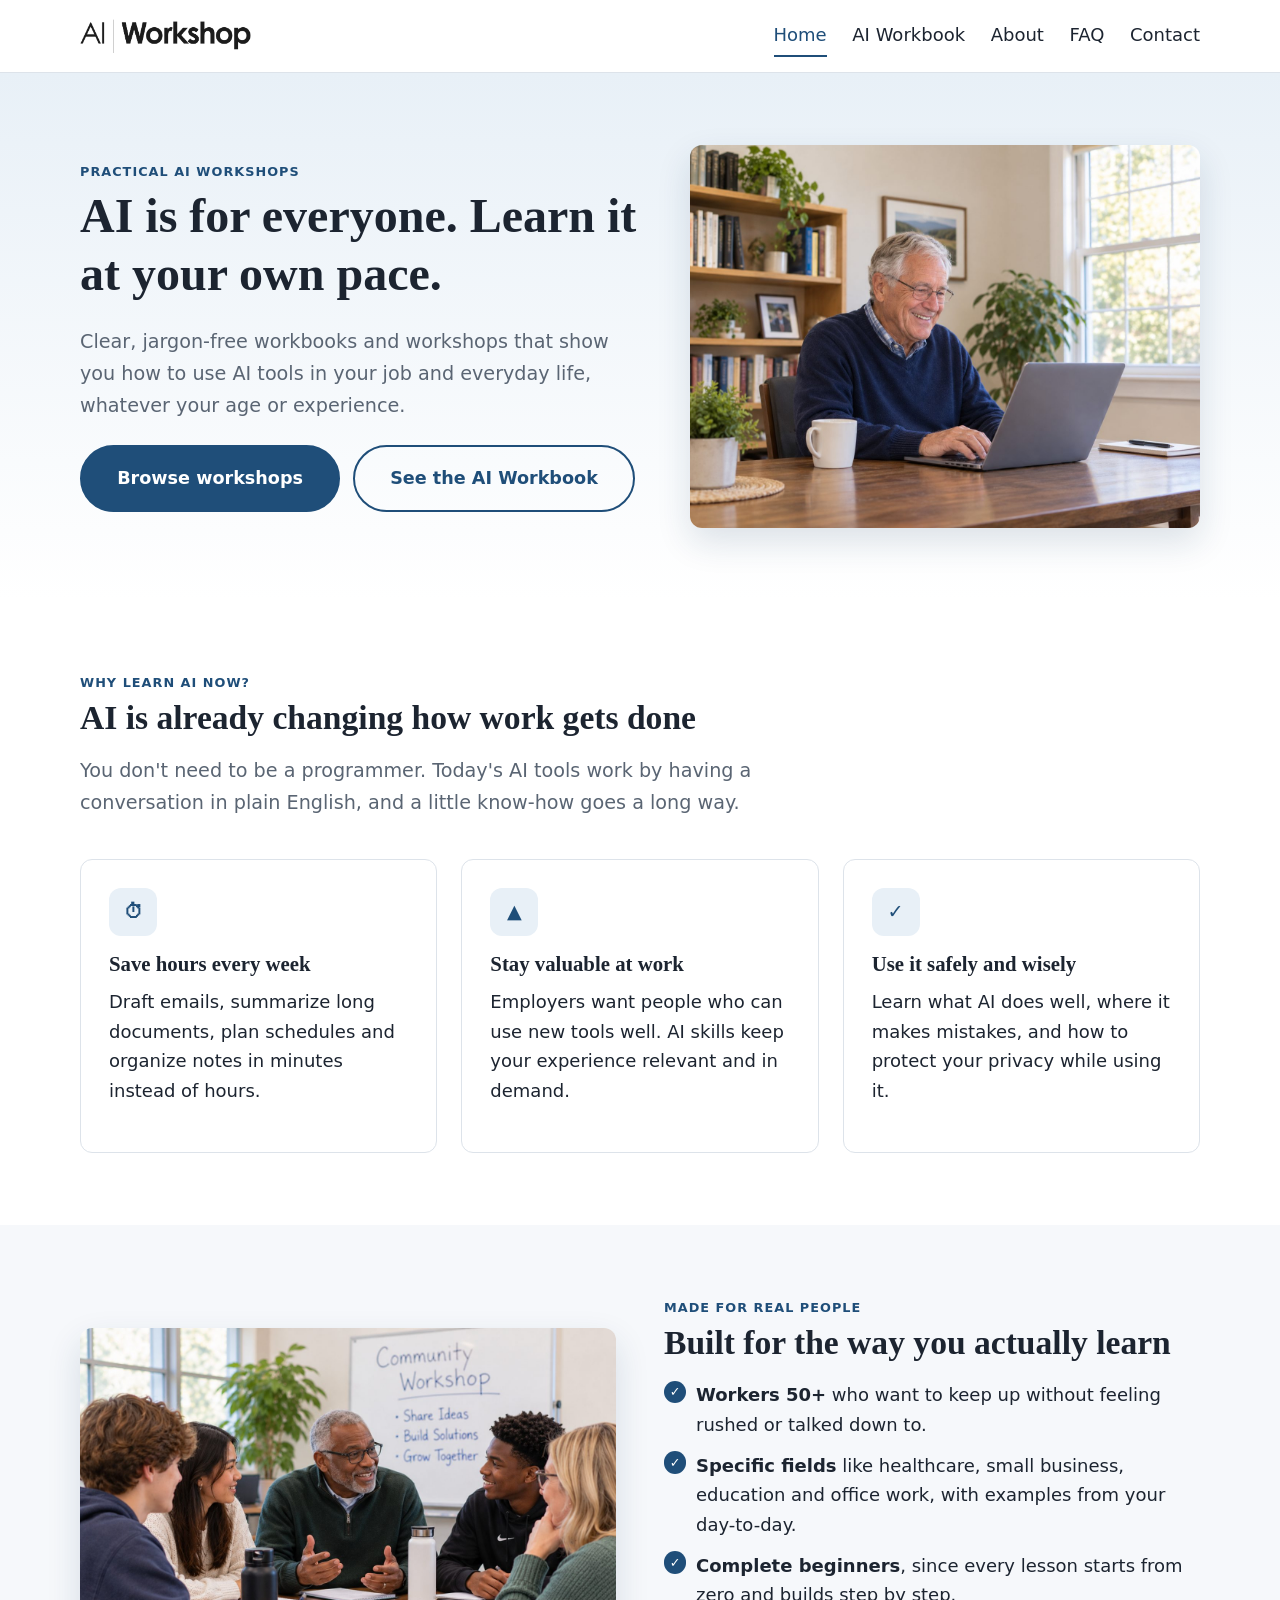
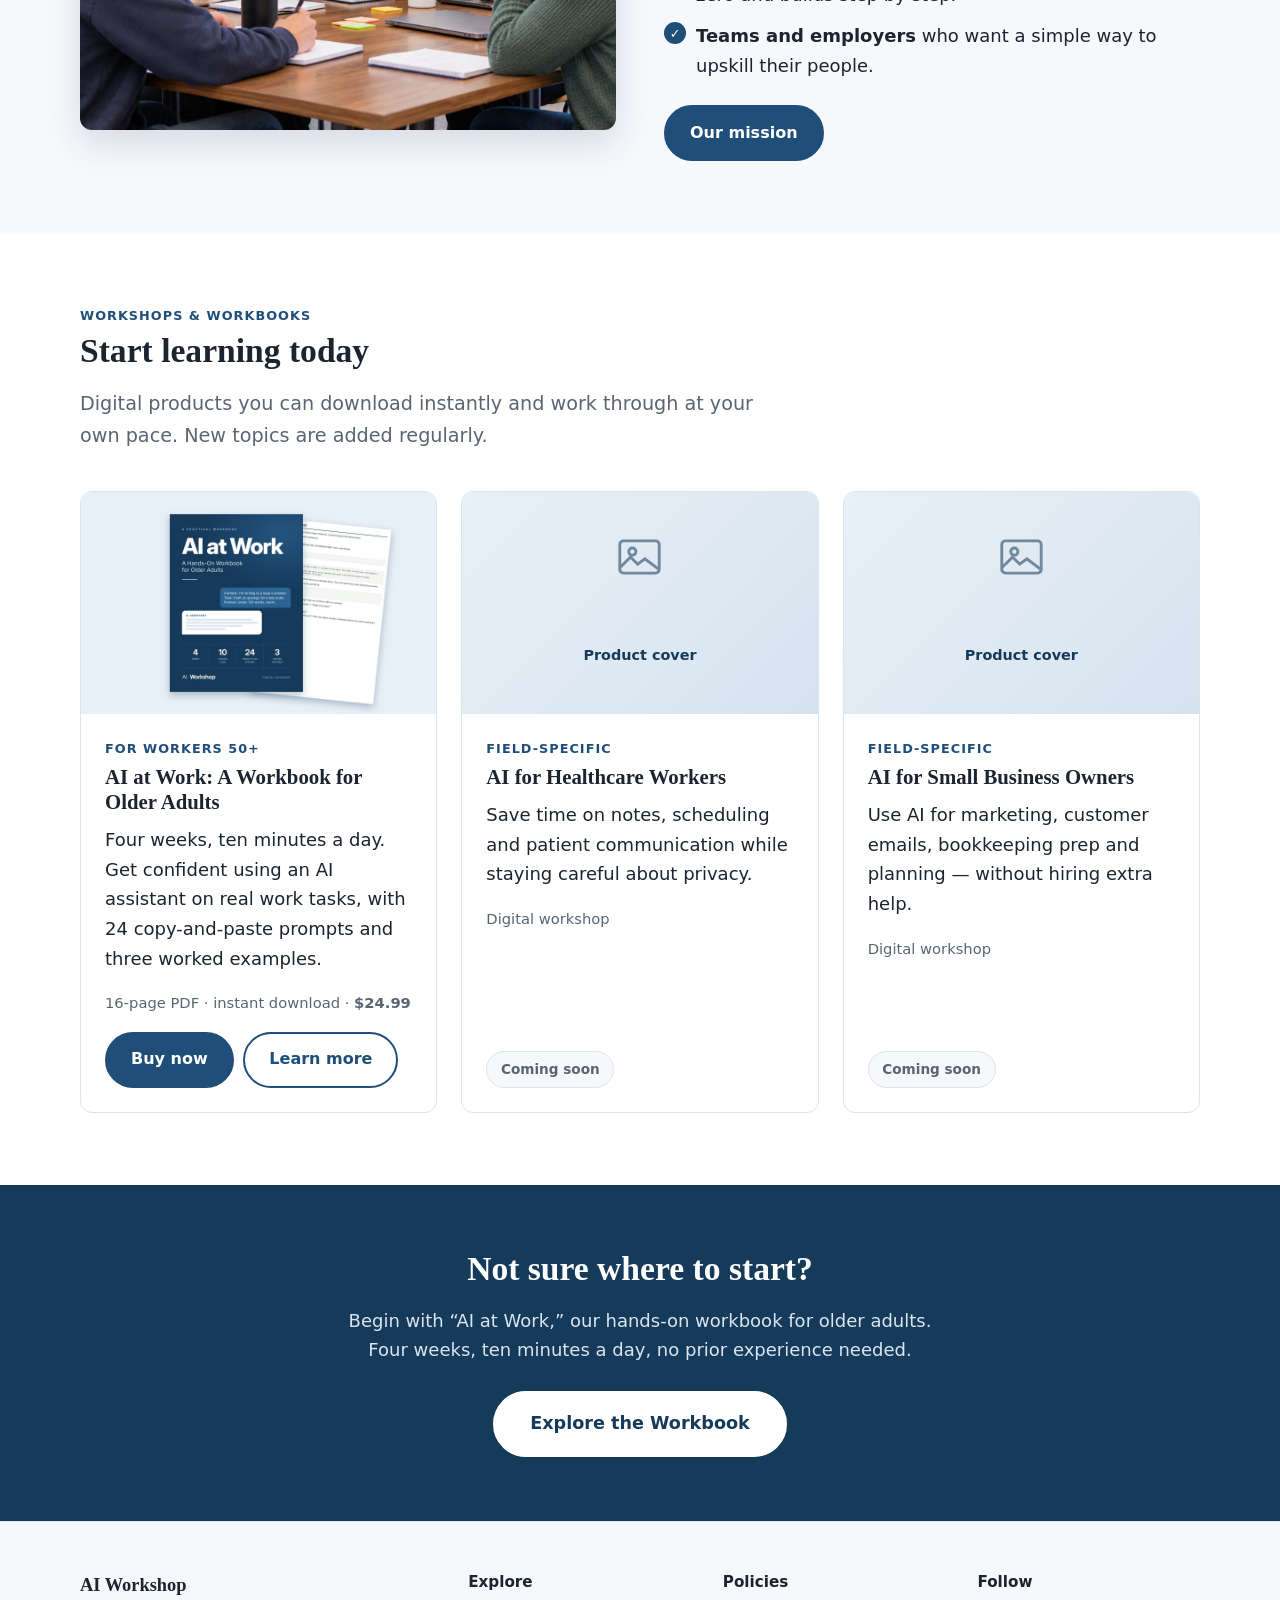
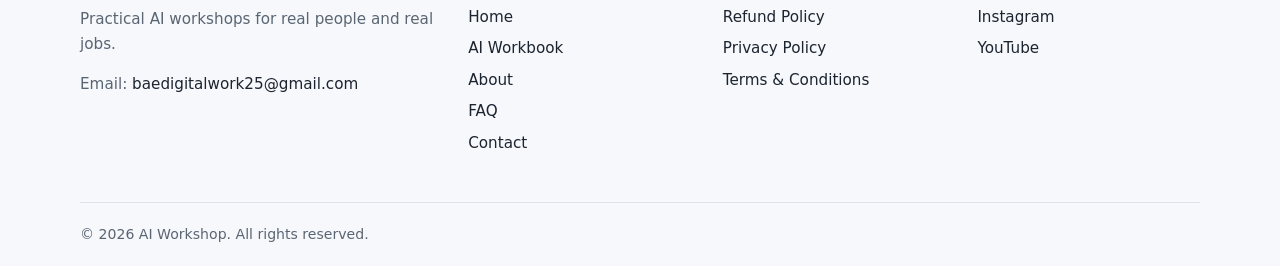
<file: index.html>
<!DOCTYPE html>
<html lang="en">
<head>
  <meta charset="utf-8">
  <meta name="viewport" content="width=device-width, initial-scale=1">
  <title>{name} | Practical AI Workshops</title>
  <meta name="description" content="Friendly, practical AI workshops and workbooks for workers 50+ and for specific fields.">
  <link rel="icon" type="image/png" href="assets/img/favicon.png">
  <link rel="apple-touch-icon" href="assets/img/apple-touch-icon.png">
  <link rel="stylesheet" href="assets/styles.css">
</head>
<body>
  <header id="site-header"></header>

  <main>
    <!-- HERO -->
    <section class="hero">
      <div class="container hero-grid">
        <div>
          <p class="eyebrow">Practical AI workshops</p>
          <h1>AI is for everyone. Learn it at your own pace.</h1>
          <p class="lead">Clear, jargon-free workbooks and workshops that show you how to use AI tools in your job and everyday life, whatever your age or experience.</p>
          <div class="actions">
            <a class="btn btn-primary btn-lg" href="#products">Browse workshops</a>
            <a class="btn btn-ghost btn-lg" href="workbook.html">See the AI Workbook</a>
          </div>
        </div>
        <img class="photo photo-hero" src="assets/img/hero-older-adult-laptop.jpg" width="1400" height="1050"
             alt="A smiling older man in a navy sweater working on a laptop at a wooden table">

      </div>
    </section>

    <!-- WHY LEARN AI -->
    <section class="section">
      <div class="container">
        <div class="section-head">
          <p class="eyebrow">Why learn AI now?</p>
          <h2>AI is already changing how work gets done</h2>
          <p class="lead">You don't need to be a programmer. Today's AI tools work by having a conversation in plain English, and a little know-how goes a long way.</p>
        </div>
        <div class="grid grid-3">
          <div class="feature">
            <div class="icon" aria-hidden="true">&#9201;</div>
            <h3>Save hours every week</h3>
            <p>Draft emails, summarize long documents, plan schedules and organize notes in minutes instead of hours.</p>
          </div>
          <div class="feature">
            <div class="icon" aria-hidden="true">&#9650;</div>
            <h3>Stay valuable at work</h3>
            <p>Employers want people who can use new tools well. AI skills keep your experience relevant and in demand.</p>
          </div>
          <div class="feature">
            <div class="icon" aria-hidden="true">&#10003;</div>
            <h3>Use it safely and wisely</h3>
            <p>Learn what AI does well, where it makes mistakes, and how to protect your privacy while using it.</p>
          </div>
        </div>
      </div>
    </section>

    <!-- WHO IT'S FOR -->
    <section class="section section-alt">
      <div class="container split">
        <img class="photo" src="assets/img/workshop-group.jpg" width="1400" height="1050" loading="lazy"
             alt="A small group of people of different ages talking around a table at a community workshop">
        <div>
          <p class="eyebrow">Made for real people</p>
          <h2>Built for the way you actually learn</h2>
          <ul class="checklist">
            <li><strong>Workers 50+</strong> who want to keep up without feeling rushed or talked down to.</li>
            <li><strong>Specific fields</strong> like healthcare, small business, education and office work, with examples from your day-to-day.</li>
            <li><strong>Complete beginners</strong>, since every lesson starts from zero and builds step by step.</li>
            <li><strong>Teams and employers</strong> who want a simple way to upskill their people.</li>
          </ul>
          <a class="btn btn-primary" href="about.html">Our mission</a>
        </div>
      </div>
    </section>

    <!-- PRODUCTS (cards are generated from assets/config.js) -->
    <section class="section" id="products">
      <div class="container">
        <div class="section-head">
          <p class="eyebrow">Workshops &amp; workbooks</p>
          <h2>Start learning today</h2>
          <p class="lead">Digital products you can download instantly and work through at your own pace. New topics are added regularly.</p>
        </div>
        <div class="grid grid-3" data-products></div>
      </div>
    </section>

    <!-- CTA -->
    <section class="cta-band">
      <div class="container">
        <h2>Not sure where to start?</h2>
        <p>Begin with &ldquo;AI at Work,&rdquo; our hands-on workbook for older adults. Four weeks, ten minutes a day, no prior experience needed.</p>
        <a class="btn btn-light btn-lg" href="workbook.html">Explore the Workbook</a>
      </div>
    </section>
  </main>

  <footer id="site-footer"></footer>
  <script src="assets/config.js"></script>
  <script src="assets/site.js"></script>
</body>
</html>
</file>
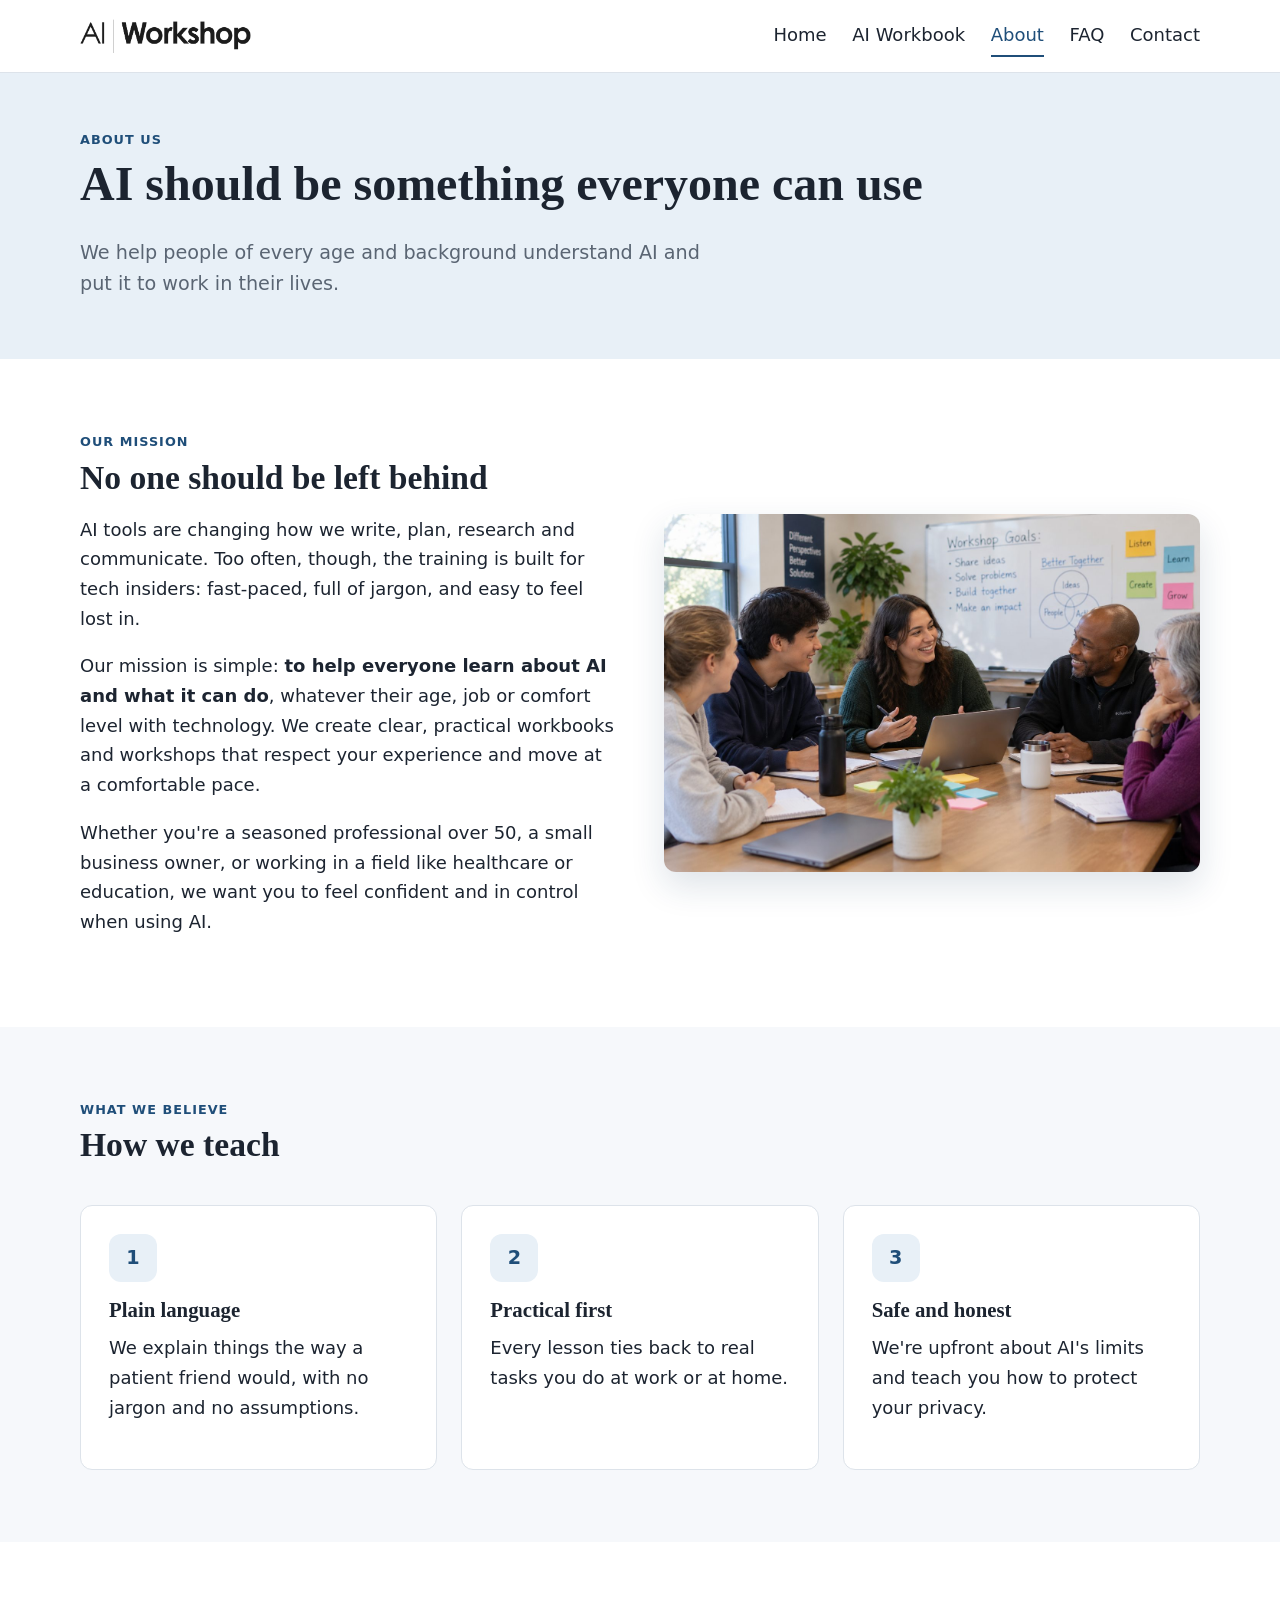
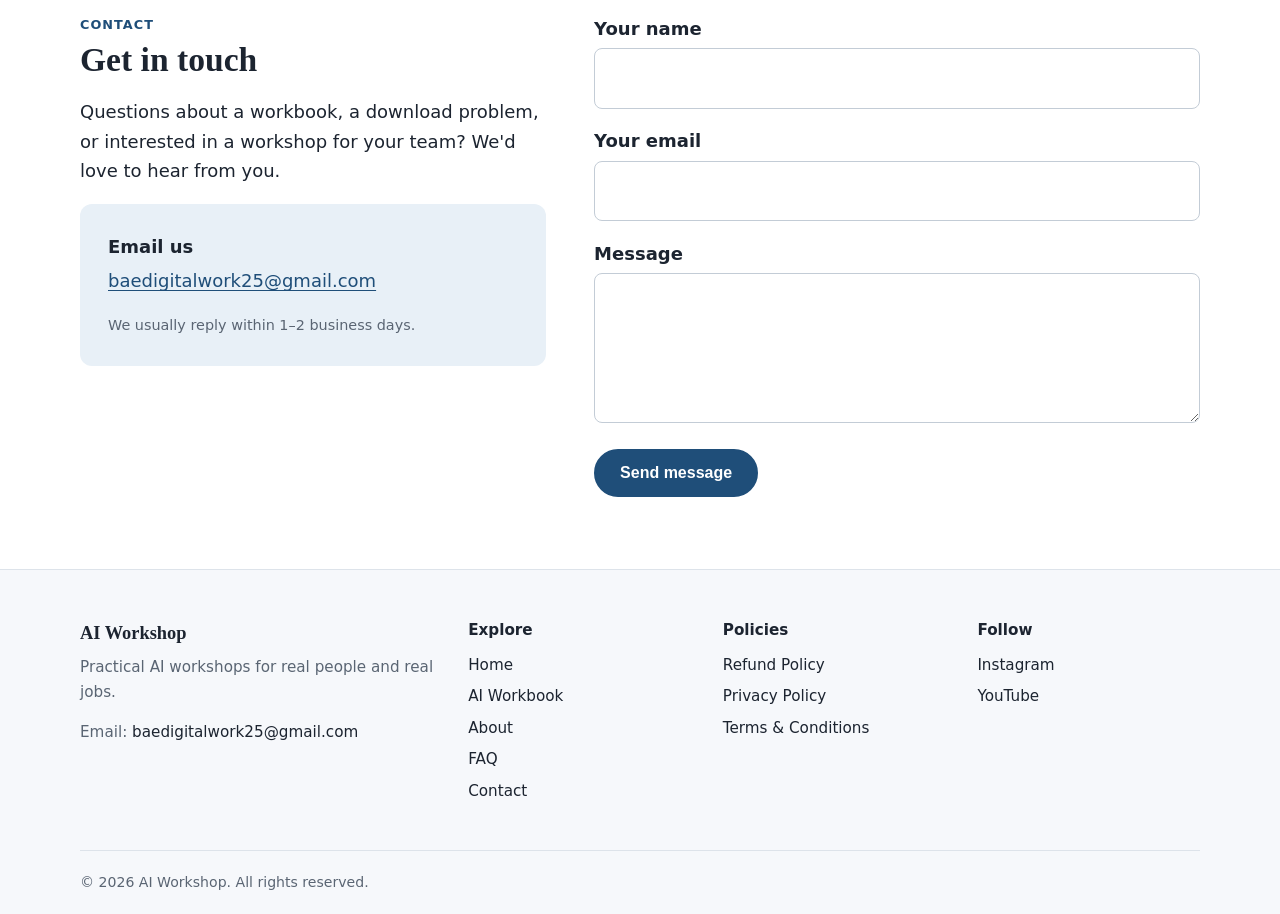
<file: about.html>
<!DOCTYPE html>
<html lang="en">
<head>
  <meta charset="utf-8">
  <meta name="viewport" content="width=device-width, initial-scale=1">
  <title>About &amp; Contact | {name}</title>
  <meta name="description" content="Our mission: help everyone learn what AI can do, at any age and in any field.">
  <link rel="icon" type="image/png" href="assets/img/favicon.png">
  <link rel="apple-touch-icon" href="assets/img/apple-touch-icon.png">
  <link rel="stylesheet" href="assets/styles.css">
</head>
<body>
  <header id="site-header"></header>

  <main>
    <section class="page-hero">
      <div class="container">
        <p class="eyebrow">About us</p>
        <h1>AI should be something everyone can use</h1>
        <p class="lead">We help people of every age and background understand AI and put it to work in their lives.</p>
      </div>
    </section>

    <!-- MISSION -->
    <section class="section">
      <div class="container split">
        <div>
          <p class="eyebrow">Our mission</p>
          <h2>No one should be left behind</h2>
          <p>AI tools are changing how we write, plan, research and communicate. Too often, though, the training is built for tech insiders: fast-paced, full of jargon, and easy to feel lost in.</p>
          <p>Our mission is simple: <strong>to help everyone learn about AI and what it can do</strong>, whatever their age, job or comfort level with technology. We create clear, practical workbooks and workshops that respect your experience and move at a comfortable pace.</p>
          <p>Whether you're a seasoned professional over 50, a small business owner, or working in a field like healthcare or education, we want you to feel confident and in control when using AI.</p>
        </div>
        <img class="photo" src="assets/img/about-team.jpg" width="1400" height="933" loading="lazy"
             alt="A friendly workshop discussion with people of different ages gathered around a table with laptops">

      </div>
    </section>

    <!-- VALUES -->
    <section class="section section-alt">
      <div class="container">
        <div class="section-head">
          <p class="eyebrow">What we believe</p>
          <h2>How we teach</h2>
        </div>
        <div class="grid grid-3">
          <div class="feature"><div class="icon" aria-hidden="true">1</div><h3>Plain language</h3><p>We explain things the way a patient friend would, with no jargon and no assumptions.</p></div>
          <div class="feature"><div class="icon" aria-hidden="true">2</div><h3>Practical first</h3><p>Every lesson ties back to real tasks you do at work or at home.</p></div>
          <div class="feature"><div class="icon" aria-hidden="true">3</div><h3>Safe and honest</h3><p>We're upfront about AI's limits and teach you how to protect your privacy.</p></div>
        </div>
      </div>
    </section>

    <!-- CONTACT -->
    <section class="section" id="contact">
      <div class="container contact-grid">
        <div>
          <p class="eyebrow">Contact</p>
          <h2>Get in touch</h2>
          <p>Questions about a workbook, a download problem, or interested in a workshop for your team? We'd love to hear from you.</p>
          <div class="contact-card">
            <p style="margin-bottom:.3rem"><strong>Email us</strong></p>
            <p><a data-email-link href="#">baedigitalwork25@gmail.com</a></p>
            <p class="muted small" style="margin:0">We usually reply within 1&ndash;2 business days.</p>
          </div>
        </div>
        <form id="contact-form" novalidate>
          <label for="cf-name">Your name</label>
          <input id="cf-name" name="name" type="text" autocomplete="name" required>
          <label for="cf-email">Your email</label>
          <input id="cf-email" name="email" type="email" autocomplete="email" required>
          <label for="cf-message">Message</label>
          <textarea id="cf-message" name="message" required></textarea>
          <button class="btn btn-primary" type="submit">Send message</button>
        </form>
      </div>
    </section>
  </main>

  <footer id="site-footer"></footer>
  <script src="assets/config.js"></script>
  <script src="assets/site.js"></script>
</body>
</html>
</file>
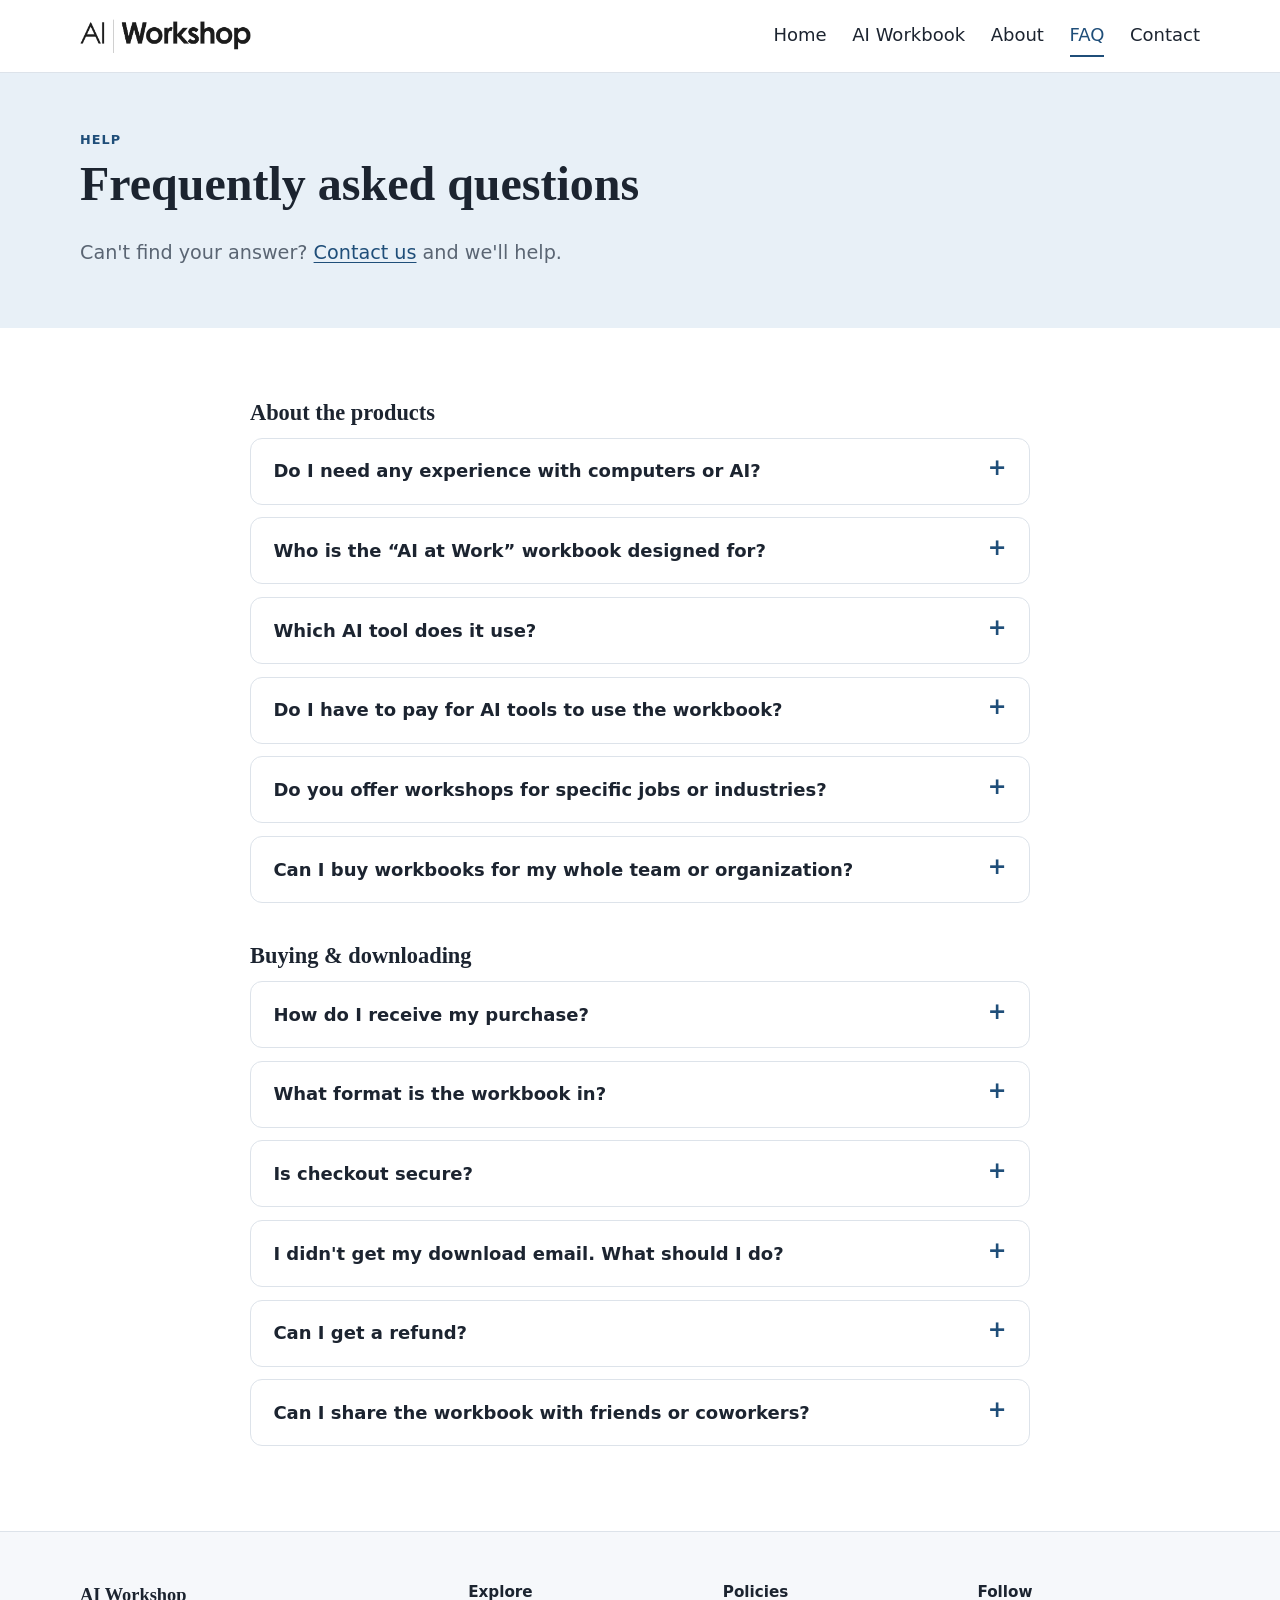
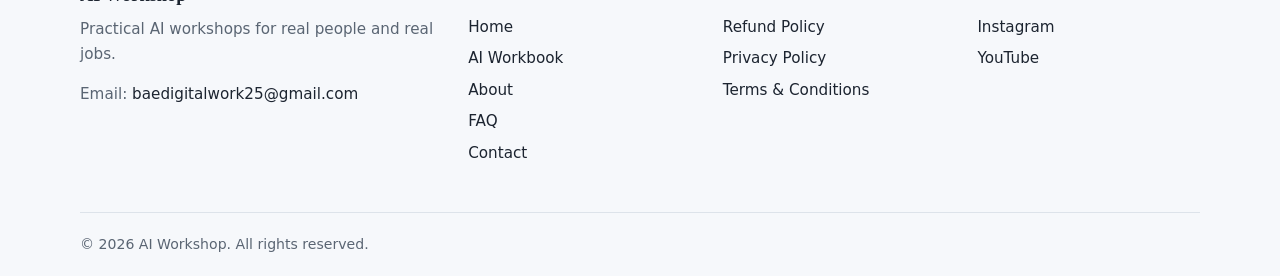
<file: faq.html>
<!DOCTYPE html>
<html lang="en">
<head>
  <meta charset="utf-8">
  <meta name="viewport" content="width=device-width, initial-scale=1">
  <title>FAQ | {name}</title>
  <meta name="description" content="Answers to common questions about our AI workbooks, purchases and downloads.">
  <link rel="icon" type="image/png" href="assets/img/favicon.png">
  <link rel="apple-touch-icon" href="assets/img/apple-touch-icon.png">
  <link rel="stylesheet" href="assets/styles.css">
</head>
<body>
  <header id="site-header"></header>

  <main>
    <section class="page-hero">
      <div class="container">
        <p class="eyebrow">Help</p>
        <h1>Frequently asked questions</h1>
        <p class="lead">Can't find your answer? <a href="about.html#contact">Contact us</a> and we'll help.</p>
      </div>
    </section>

    <section class="section">
      <div class="narrow faq">
        <h2 style="margin-top:0">About the products</h2>
        <details>
          <summary>Do I need any experience with computers or AI?</summary>
          <div><p>No. Our materials start from the very beginning. If you can send an email and browse the web, you have all the skills you need to get started.</p></div>
        </details>
        <details>
          <summary>Who is the &ldquo;AI at Work&rdquo; workbook designed for?</summary>
          <div><p>It's written for adults 50 and over who want to use AI on real work tasks, such as emails, memos, meetings, spreadsheets and career updates. If you can write an email, you can do everything in it. Each section takes about ten minutes.</p></div>
        </details>
        <details>
          <summary>Which AI tool does it use?</summary>
          <div><p>Any of the main AI assistants works, such as ChatGPT, Claude, Copilot or Gemini. The workbook helps you pick one and stick with it for the four weeks.</p></div>
        </details>
        <details>
          <summary>Do I have to pay for AI tools to use the workbook?</summary>
          <div><p>No. A free account with any of the main assistants is enough. Free accounts do have usage limits, which vary by service.</p></div>
        </details>
        <details>
          <summary>Do you offer workshops for specific jobs or industries?</summary>
          <div><p>Yes, field-specific workshops are on the way. Check the <a href="index.html#products">products section</a> for what's available now and coming soon.</p></div>
        </details>
        <details>
          <summary>Can I buy workbooks for my whole team or organization?</summary>
          <div><p>Yes. For group purchases or a live workshop for your team, please <a href="about.html#contact">contact us</a> for options.</p></div>
        </details>

        <h2>Buying &amp; downloading</h2>
        <details>
          <summary>How do I receive my purchase?</summary>
          <div><p>Right after you pay, you'll see a download page and receive an email with your private download link. Keep that email so you can download your file again later.</p></div>
        </details>
        <details>
          <summary>What format is the workbook in?</summary>
          <div><p>It's a 16-page PDF. You can read it on a computer, tablet or phone, or print it out and fill in the practice spaces by hand.</p></div>
        </details>
        <details>
          <summary>Is checkout secure?</summary>
          <div><p>Yes. Payments are handled by a trusted, secure payment provider. We never see or store your full card details.</p></div>
        </details>
        <details>
          <summary>I didn't get my download email. What should I do?</summary>
          <div><p>First check your spam or junk folder. If it's not there, email us at <a data-email-link href="#">baedigitalwork25@gmail.com</a> with the email address you used at checkout and we'll send you a new link.</p></div>
        </details>
        <details>
          <summary>Can I get a refund?</summary>
          <div><p>Because our products are digital downloads, all sales are final. If your file is damaged or won't open, we'll gladly send you a working copy. See our <a href="refund.html">Refund Policy</a> for details.</p></div>
        </details>
        <details>
          <summary>Can I share the workbook with friends or coworkers?</summary>
          <div><p>Each purchase is licensed for one person's personal use. Please don't share or resell the file. For groups, <a href="about.html#contact">contact us</a> about team options.</p></div>
        </details>
      </div>
    </section>
  </main>

  <footer id="site-footer"></footer>
  <script src="assets/config.js"></script>
  <script src="assets/site.js"></script>
</body>
</html>
</file>
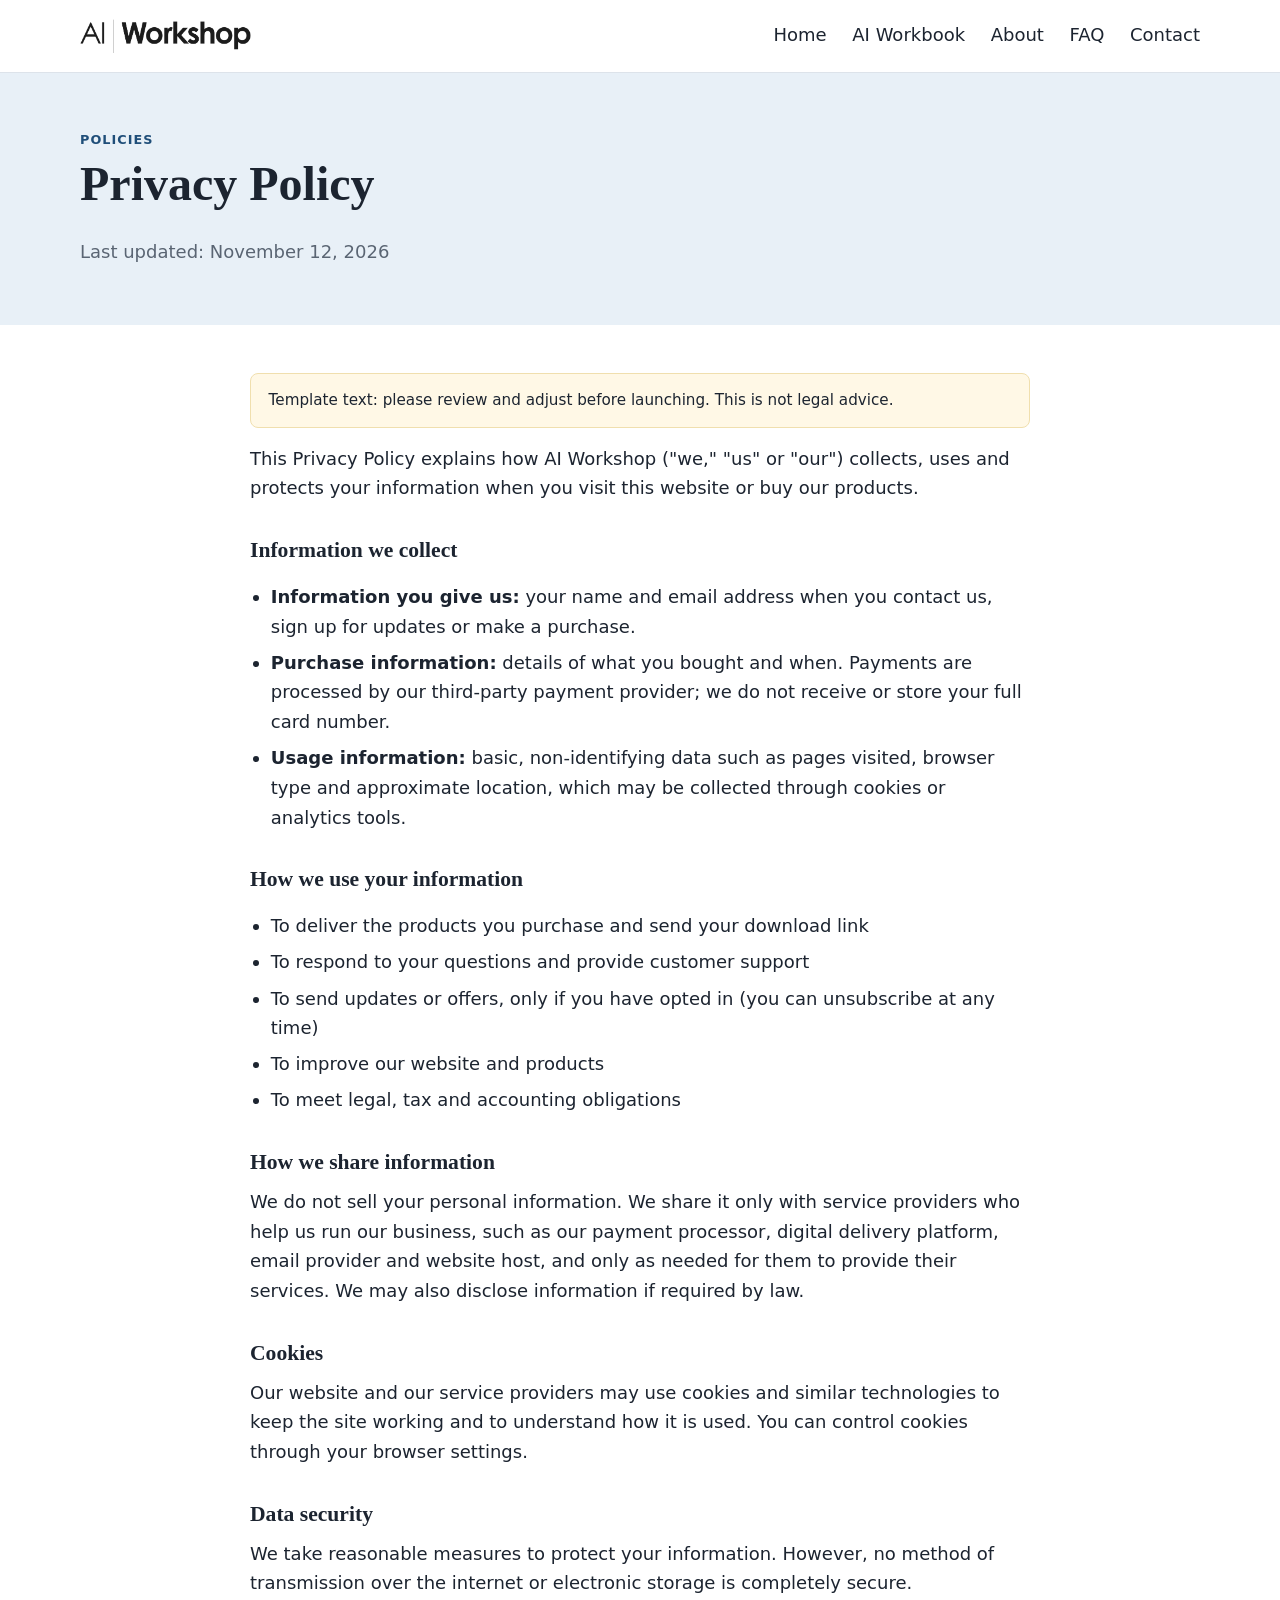
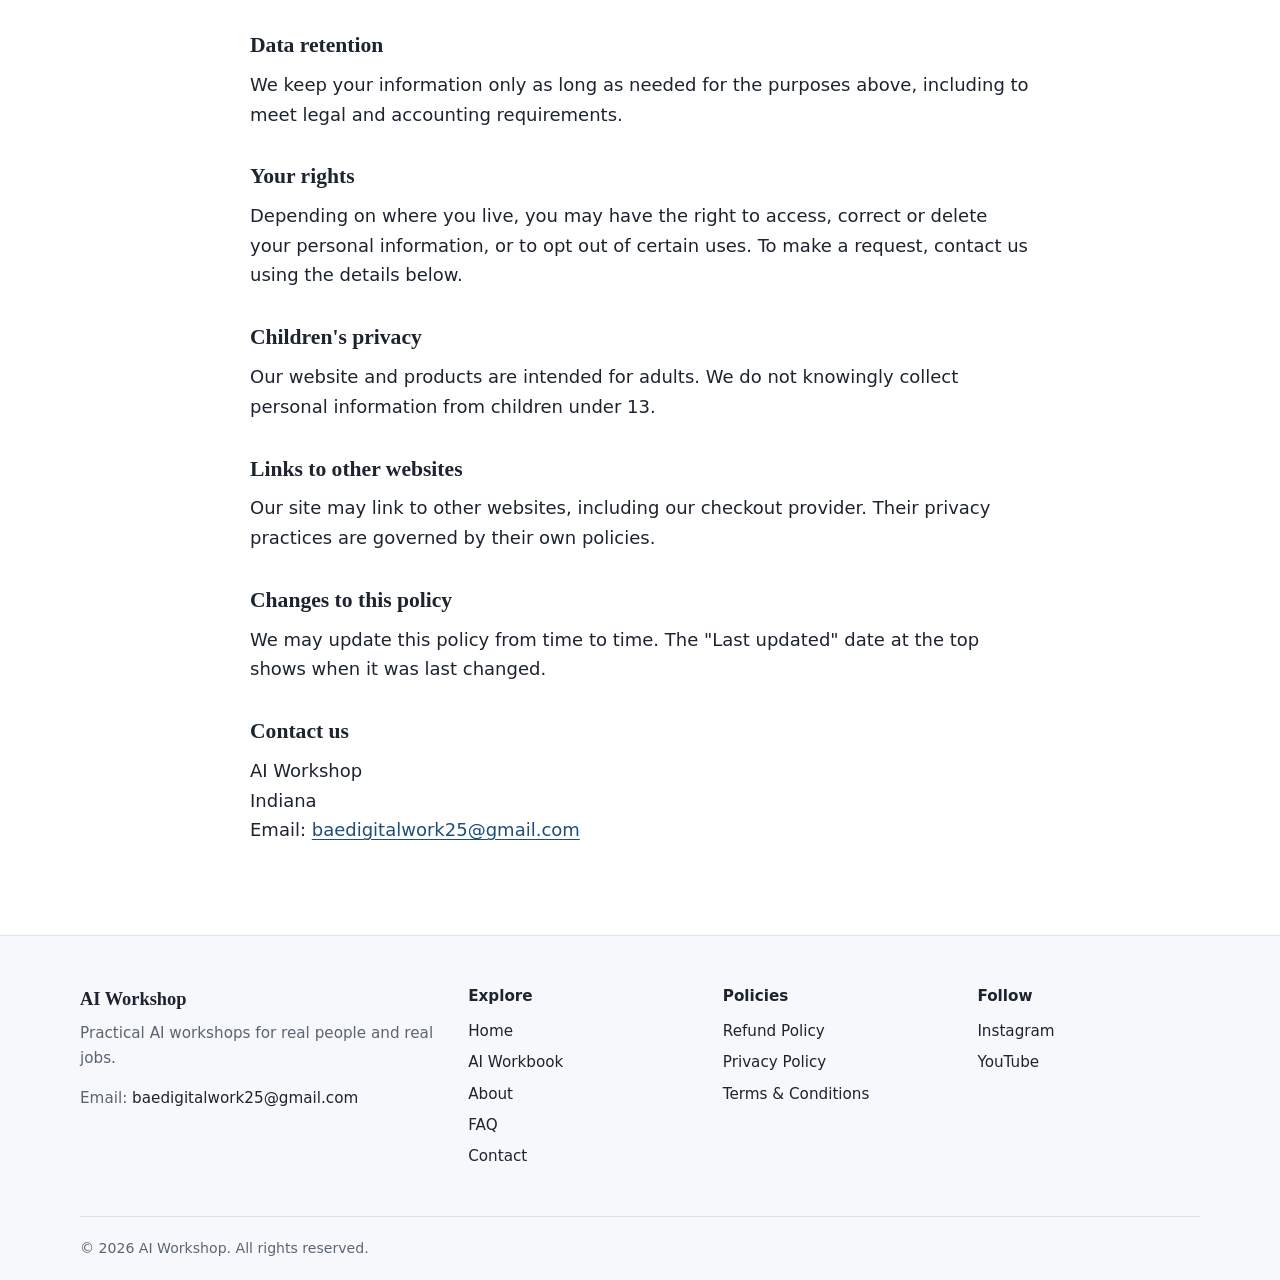
<file: privacy.html>
<!DOCTYPE html>
<html lang="en">
<head>
  <meta charset="utf-8">
  <meta name="viewport" content="width=device-width, initial-scale=1">
  <title>Privacy Policy | {name}</title>
  <link rel="icon" type="image/png" href="assets/img/favicon.png">
  <link rel="apple-touch-icon" href="assets/img/apple-touch-icon.png">
  <link rel="stylesheet" href="assets/styles.css">
</head>
<body>
  <header id="site-header"></header>

  <main>
    <section class="page-hero">
      <div class="container">
        <p class="eyebrow">Policies</p>
        <h1>Privacy Policy</h1>
        <p class="muted">Last updated: <span data-site="policyDate"></span></p>
      </div>
    </section>

    <section class="legal">
      <div class="narrow">
        <!-- Delete this note once the policy has been reviewed -->
        <p class="note">Template text: please review and adjust before launching. This is not legal advice.</p>

        <p>This Privacy Policy explains how <span data-site="legalName"></span> ("we," "us" or "our") collects, uses and protects your information when you visit this website or buy our products.</p>

        <h2>Information we collect</h2>
        <ul>
          <li><strong>Information you give us:</strong> your name and email address when you contact us, sign up for updates or make a purchase.</li>
          <li><strong>Purchase information:</strong> details of what you bought and when. Payments are processed by our third-party payment provider; we do not receive or store your full card number.</li>
          <li><strong>Usage information:</strong> basic, non-identifying data such as pages visited, browser type and approximate location, which may be collected through cookies or analytics tools.</li>
        </ul>

        <h2>How we use your information</h2>
        <ul>
          <li>To deliver the products you purchase and send your download link</li>
          <li>To respond to your questions and provide customer support</li>
          <li>To send updates or offers, only if you have opted in (you can unsubscribe at any time)</li>
          <li>To improve our website and products</li>
          <li>To meet legal, tax and accounting obligations</li>
        </ul>

        <h2>How we share information</h2>
        <p>We do not sell your personal information. We share it only with service providers who help us run our business, such as our payment processor, digital delivery platform, email provider and website host, and only as needed for them to provide their services. We may also disclose information if required by law.</p>

        <h2>Cookies</h2>
        <p>Our website and our service providers may use cookies and similar technologies to keep the site working and to understand how it is used. You can control cookies through your browser settings.</p>

        <h2>Data security</h2>
        <p>We take reasonable measures to protect your information. However, no method of transmission over the internet or electronic storage is completely secure.</p>

        <h2>Data retention</h2>
        <p>We keep your information only as long as needed for the purposes above, including to meet legal and accounting requirements.</p>

        <h2>Your rights</h2>
        <p>Depending on where you live, you may have the right to access, correct or delete your personal information, or to opt out of certain uses. To make a request, contact us using the details below.</p>

        <h2>Children's privacy</h2>
        <p>Our website and products are intended for adults. We do not knowingly collect personal information from children under 13.</p>

        <h2>Links to other websites</h2>
        <p>Our site may link to other websites, including our checkout provider. Their privacy practices are governed by their own policies.</p>

        <h2>Changes to this policy</h2>
        <p>We may update this policy from time to time. The "Last updated" date at the top shows when it was last changed.</p>

        <h2>Contact us</h2>
        <p><span data-site="legalName"></span><br><span data-site="location"></span><br>Email: <a data-email-link href="#">baedigitalwork25@gmail.com</a></p>
      </div>
    </section>
  </main>

  <footer id="site-footer"></footer>
  <script src="assets/config.js"></script>
  <script src="assets/site.js"></script>
</body>
</html>
</file>
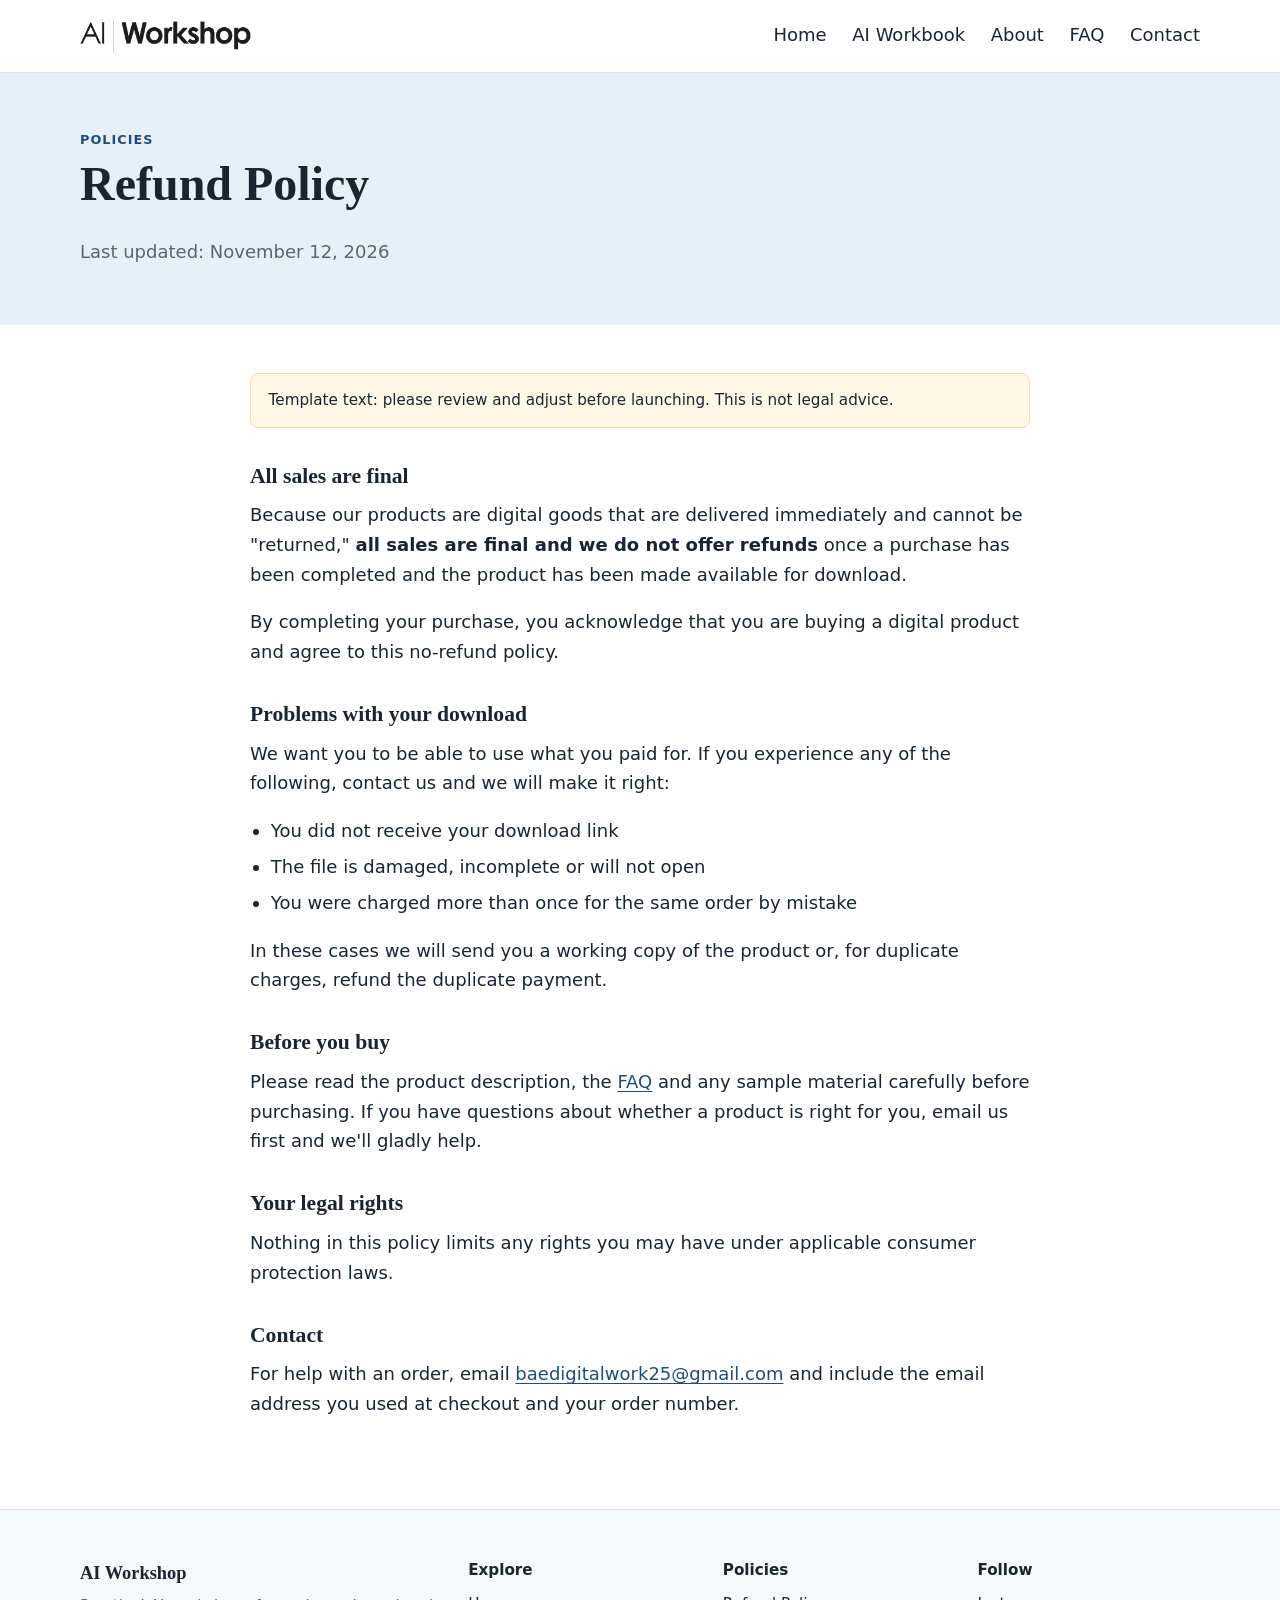
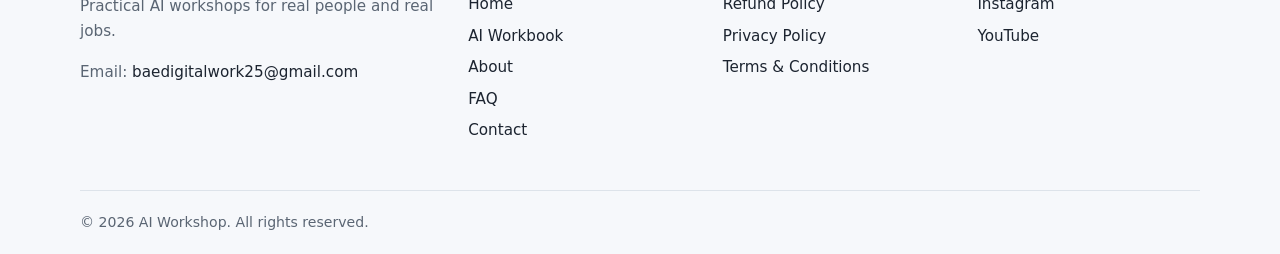
<file: refund.html>
<!DOCTYPE html>
<html lang="en">
<head>
  <meta charset="utf-8">
  <meta name="viewport" content="width=device-width, initial-scale=1">
  <title>Refund Policy | {name}</title>
  <link rel="icon" type="image/png" href="assets/img/favicon.png">
  <link rel="apple-touch-icon" href="assets/img/apple-touch-icon.png">
  <link rel="stylesheet" href="assets/styles.css">
</head>
<body>
  <header id="site-header"></header>

  <main>
    <section class="page-hero">
      <div class="container">
        <p class="eyebrow">Policies</p>
        <h1>Refund Policy</h1>
        <p class="muted">Last updated: <span data-site="policyDate"></span></p>
      </div>
    </section>

    <section class="legal">
      <div class="narrow">
        <!-- Delete this note once the policy has been reviewed -->
        <p class="note">Template text: please review and adjust before launching. This is not legal advice.</p>

        <h2>All sales are final</h2>
        <p>Because our products are digital goods that are delivered immediately and cannot be "returned," <strong>all sales are final and we do not offer refunds</strong> once a purchase has been completed and the product has been made available for download.</p>
        <p>By completing your purchase, you acknowledge that you are buying a digital product and agree to this no-refund policy.</p>

        <h2>Problems with your download</h2>
        <p>We want you to be able to use what you paid for. If you experience any of the following, contact us and we will make it right:</p>
        <ul>
          <li>You did not receive your download link</li>
          <li>The file is damaged, incomplete or will not open</li>
          <li>You were charged more than once for the same order by mistake</li>
        </ul>
        <p>In these cases we will send you a working copy of the product or, for duplicate charges, refund the duplicate payment.</p>

        <h2>Before you buy</h2>
        <p>Please read the product description, the <a href="faq.html">FAQ</a> and any sample material carefully before purchasing. If you have questions about whether a product is right for you, email us first and we'll gladly help.</p>

        <h2>Your legal rights</h2>
        <p>Nothing in this policy limits any rights you may have under applicable consumer protection laws.</p>

        <h2>Contact</h2>
        <p>For help with an order, email <a data-email-link href="#">baedigitalwork25@gmail.com</a> and include the email address you used at checkout and your order number.</p>
      </div>
    </section>
  </main>

  <footer id="site-footer"></footer>
  <script src="assets/config.js"></script>
  <script src="assets/site.js"></script>
</body>
</html>
</file>
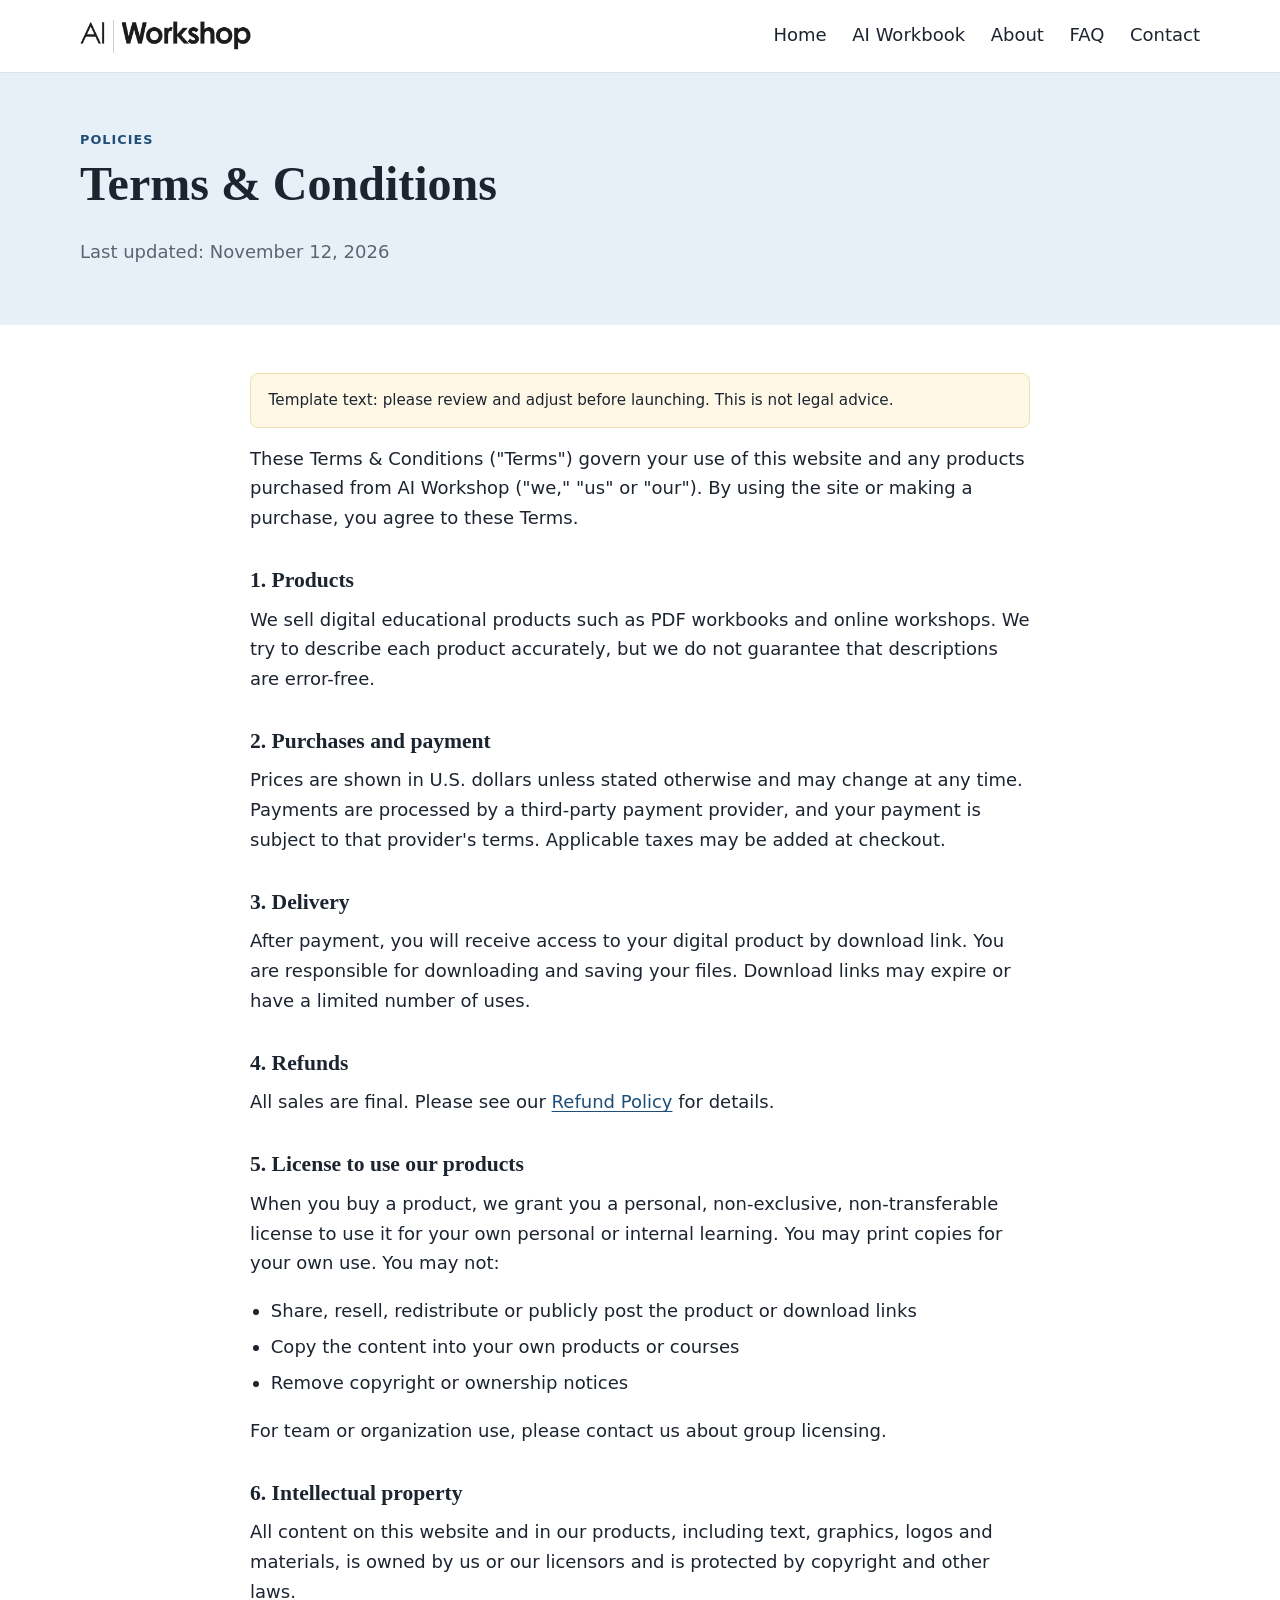
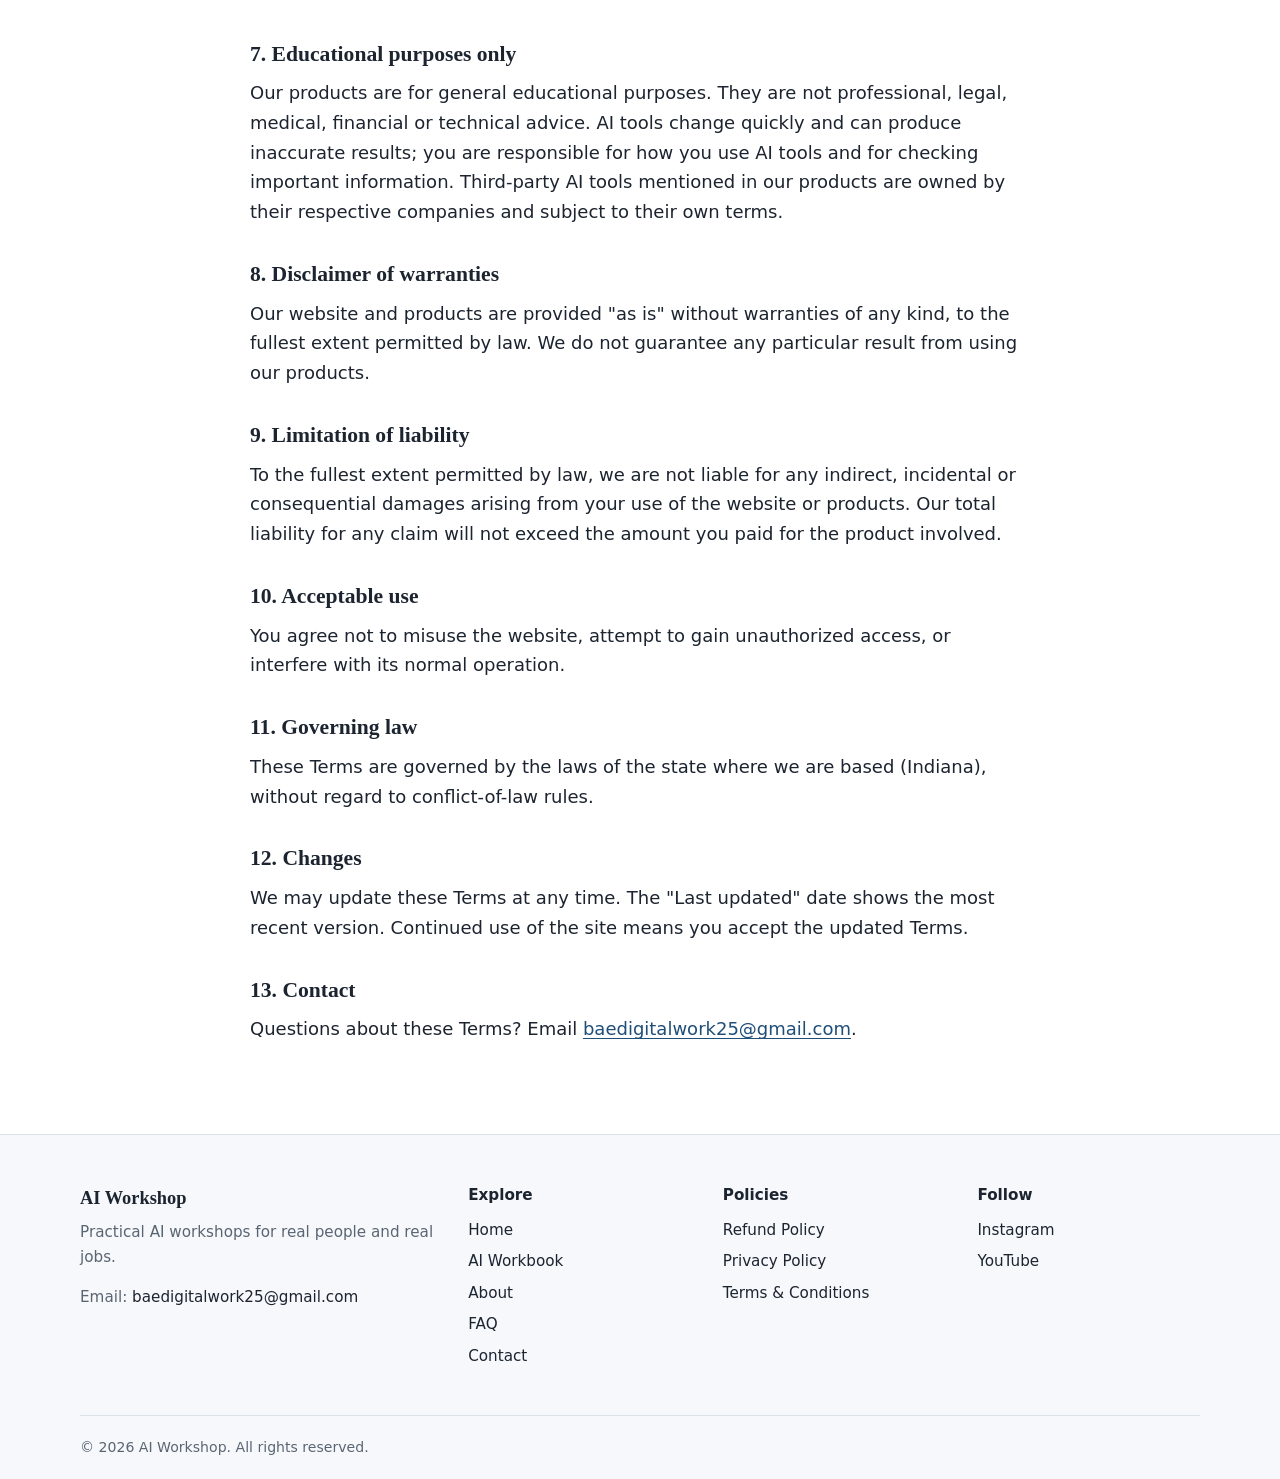
<file: terms.html>
<!DOCTYPE html>
<html lang="en">
<head>
  <meta charset="utf-8">
  <meta name="viewport" content="width=device-width, initial-scale=1">
  <title>Terms &amp; Conditions | {name}</title>
  <link rel="icon" type="image/png" href="assets/img/favicon.png">
  <link rel="apple-touch-icon" href="assets/img/apple-touch-icon.png">
  <link rel="stylesheet" href="assets/styles.css">
</head>
<body>
  <header id="site-header"></header>

  <main>
    <section class="page-hero">
      <div class="container">
        <p class="eyebrow">Policies</p>
        <h1>Terms &amp; Conditions</h1>
        <p class="muted">Last updated: <span data-site="policyDate"></span></p>
      </div>
    </section>

    <section class="legal">
      <div class="narrow">
        <!-- Delete this note once the terms have been reviewed -->
        <p class="note">Template text: please review and adjust before launching. This is not legal advice.</p>

        <p>These Terms &amp; Conditions ("Terms") govern your use of this website and any products purchased from <span data-site="legalName"></span> ("we," "us" or "our"). By using the site or making a purchase, you agree to these Terms.</p>

        <h2>1. Products</h2>
        <p>We sell digital educational products such as PDF workbooks and online workshops. We try to describe each product accurately, but we do not guarantee that descriptions are error-free.</p>

        <h2>2. Purchases and payment</h2>
        <p>Prices are shown in U.S. dollars unless stated otherwise and may change at any time. Payments are processed by a third-party payment provider, and your payment is subject to that provider's terms. Applicable taxes may be added at checkout.</p>

        <h2>3. Delivery</h2>
        <p>After payment, you will receive access to your digital product by download link. You are responsible for downloading and saving your files. Download links may expire or have a limited number of uses.</p>

        <h2>4. Refunds</h2>
        <p>All sales are final. Please see our <a href="refund.html">Refund Policy</a> for details.</p>

        <h2>5. License to use our products</h2>
        <p>When you buy a product, we grant you a personal, non-exclusive, non-transferable license to use it for your own personal or internal learning. You may print copies for your own use. You may not:</p>
        <ul>
          <li>Share, resell, redistribute or publicly post the product or download links</li>
          <li>Copy the content into your own products or courses</li>
          <li>Remove copyright or ownership notices</li>
        </ul>
        <p>For team or organization use, please contact us about group licensing.</p>

        <h2>6. Intellectual property</h2>
        <p>All content on this website and in our products, including text, graphics, logos and materials, is owned by us or our licensors and is protected by copyright and other laws.</p>

        <h2>7. Educational purposes only</h2>
        <p>Our products are for general educational purposes. They are not professional, legal, medical, financial or technical advice. AI tools change quickly and can produce inaccurate results; you are responsible for how you use AI tools and for checking important information. Third-party AI tools mentioned in our products are owned by their respective companies and subject to their own terms.</p>

        <h2>8. Disclaimer of warranties</h2>
        <p>Our website and products are provided "as is" without warranties of any kind, to the fullest extent permitted by law. We do not guarantee any particular result from using our products.</p>

        <h2>9. Limitation of liability</h2>
        <p>To the fullest extent permitted by law, we are not liable for any indirect, incidental or consequential damages arising from your use of the website or products. Our total liability for any claim will not exceed the amount you paid for the product involved.</p>

        <h2>10. Acceptable use</h2>
        <p>You agree not to misuse the website, attempt to gain unauthorized access, or interfere with its normal operation.</p>

        <h2>11. Governing law</h2>
        <p>These Terms are governed by the laws of the state where we are based (<span data-site="location"></span>), without regard to conflict-of-law rules.</p>

        <h2>12. Changes</h2>
        <p>We may update these Terms at any time. The "Last updated" date shows the most recent version. Continued use of the site means you accept the updated Terms.</p>

        <h2>13. Contact</h2>
        <p>Questions about these Terms? Email <a data-email-link href="#">baedigitalwork25@gmail.com</a>.</p>
      </div>
    </section>
  </main>

  <footer id="site-footer"></footer>
  <script src="assets/config.js"></script>
  <script src="assets/site.js"></script>
</body>
</html>
</file>
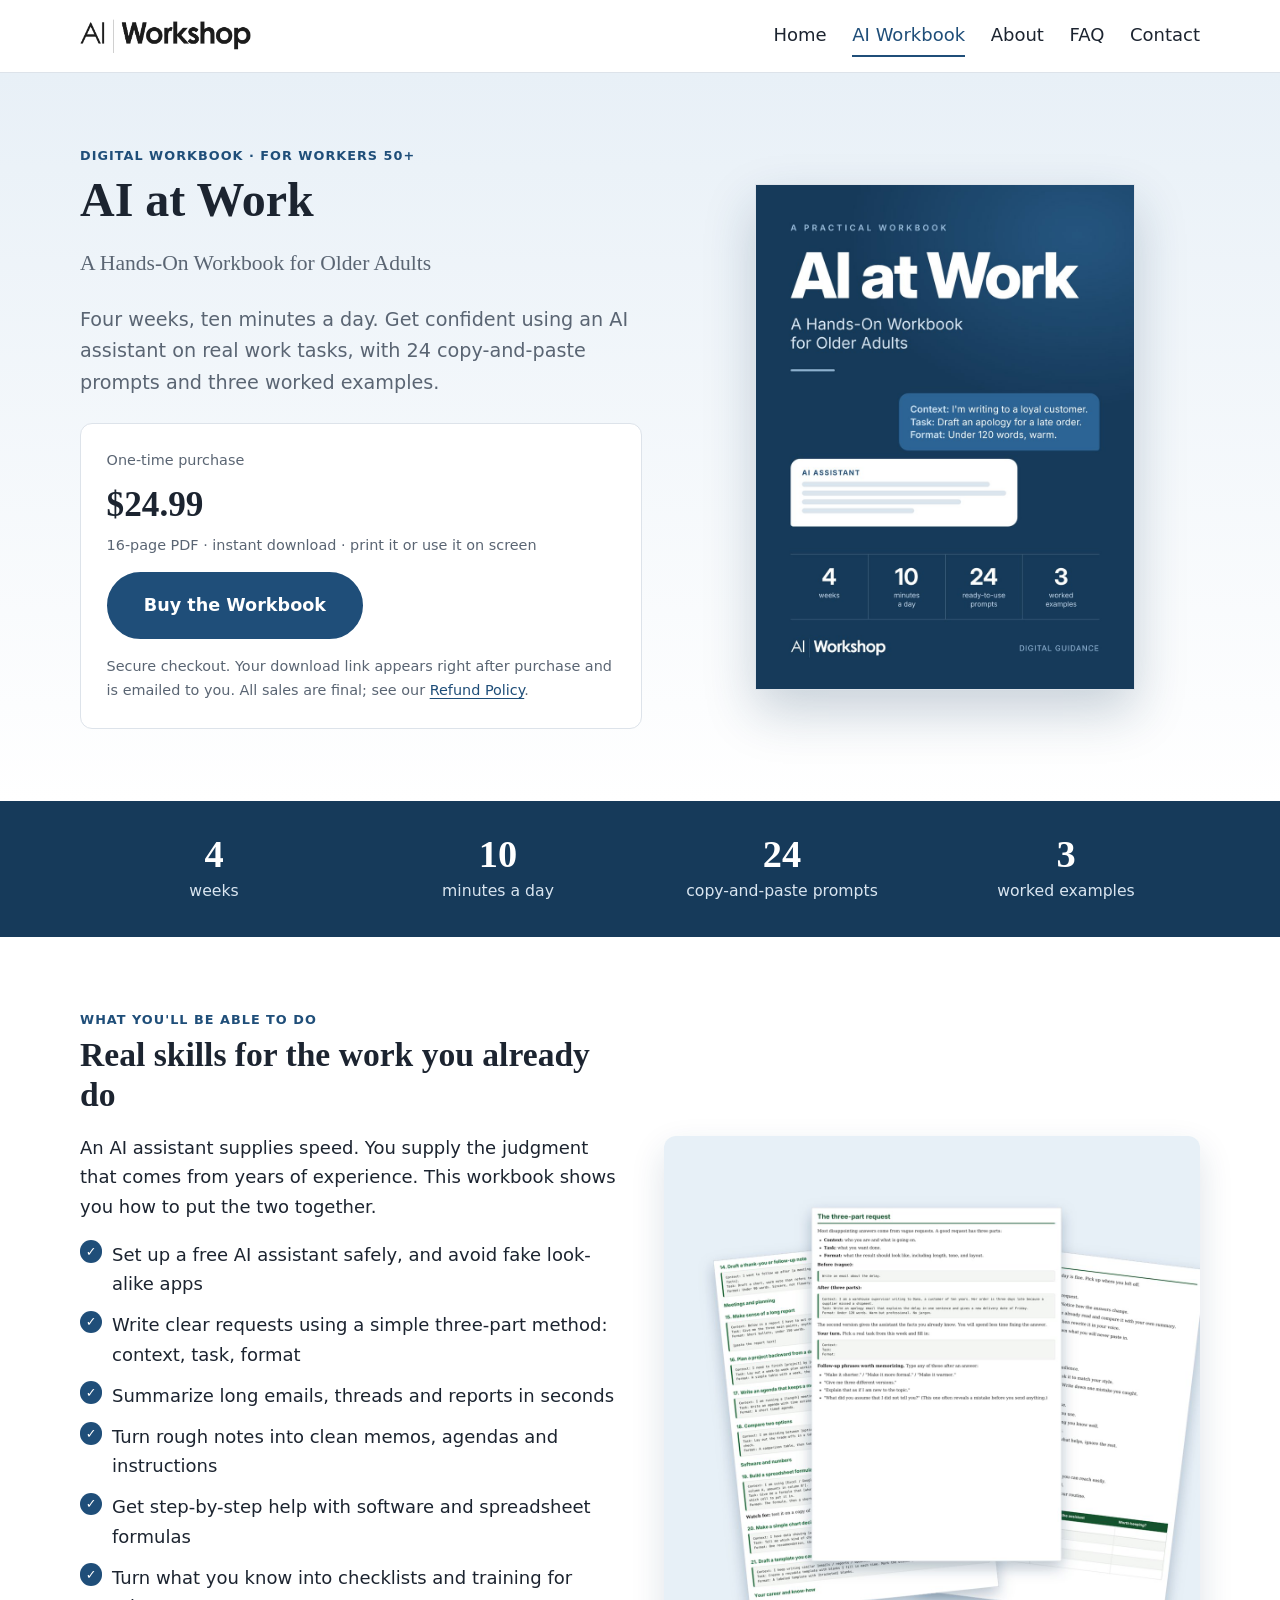
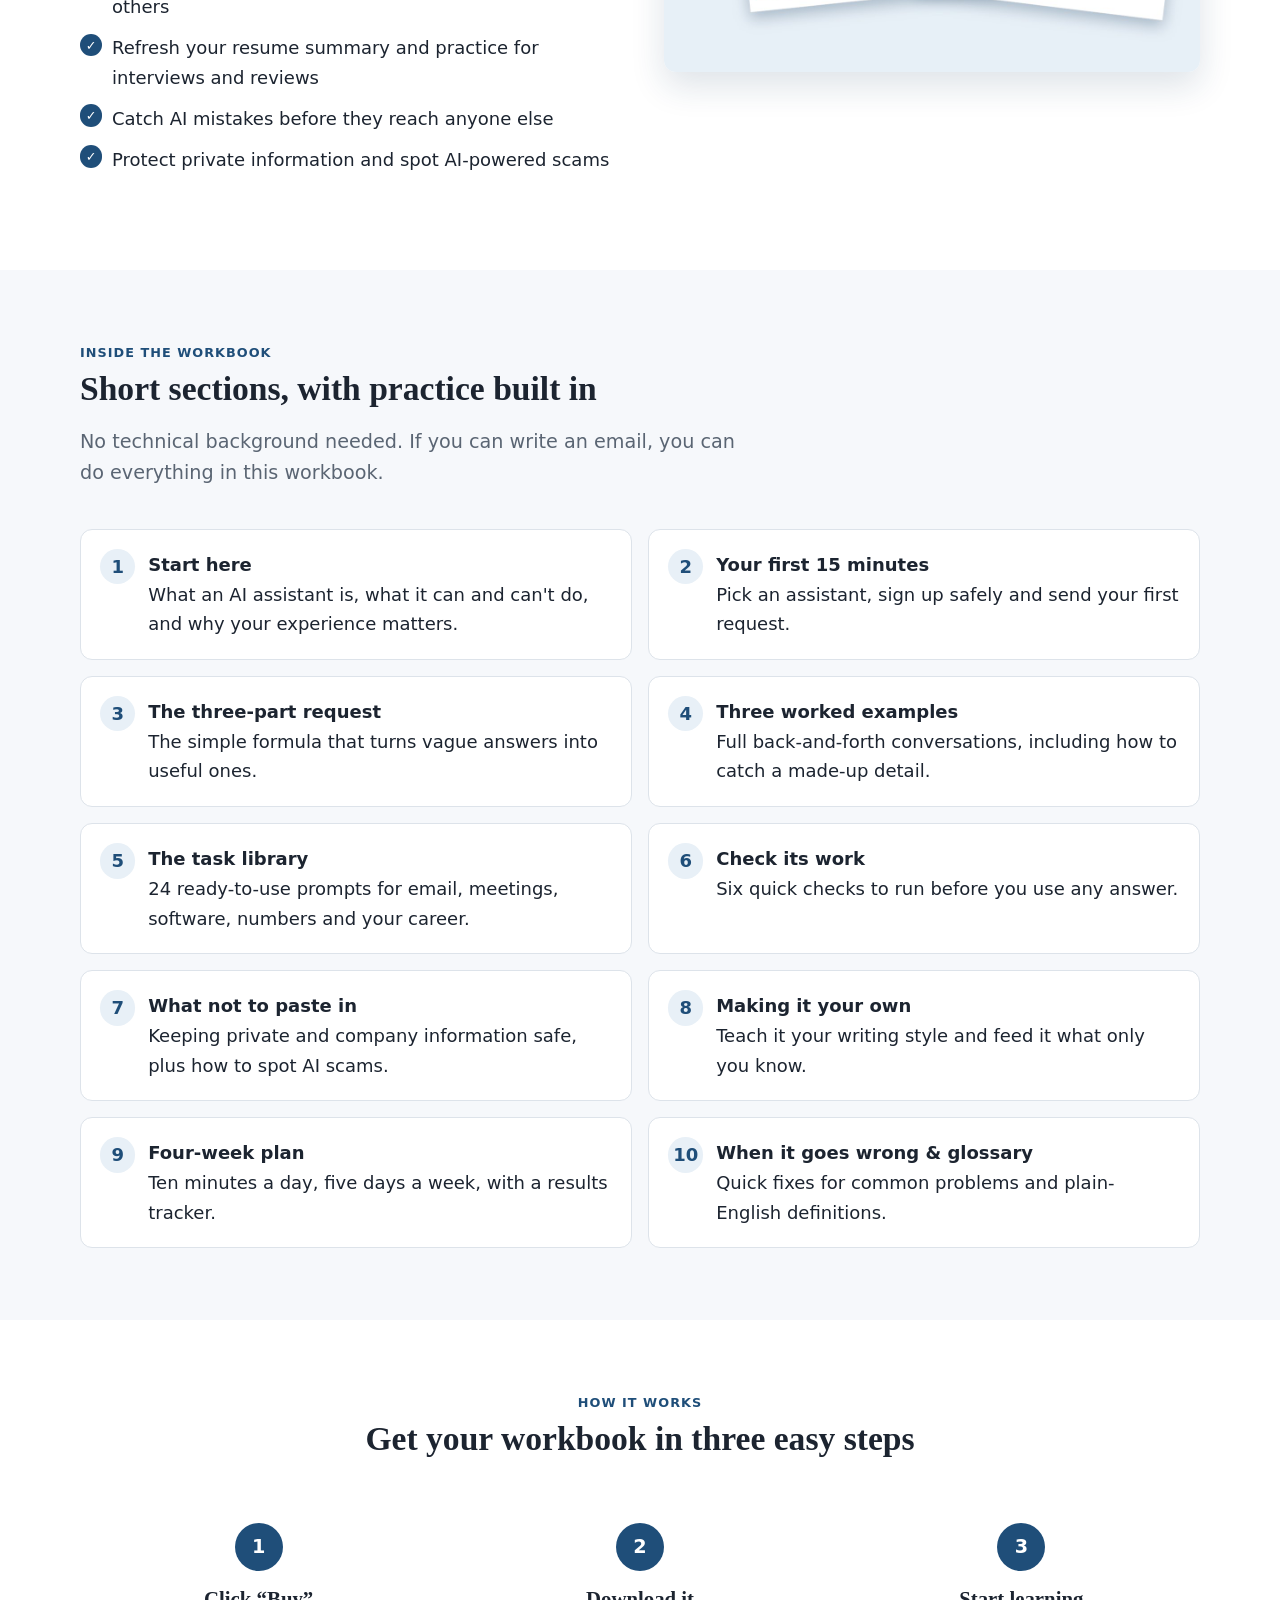
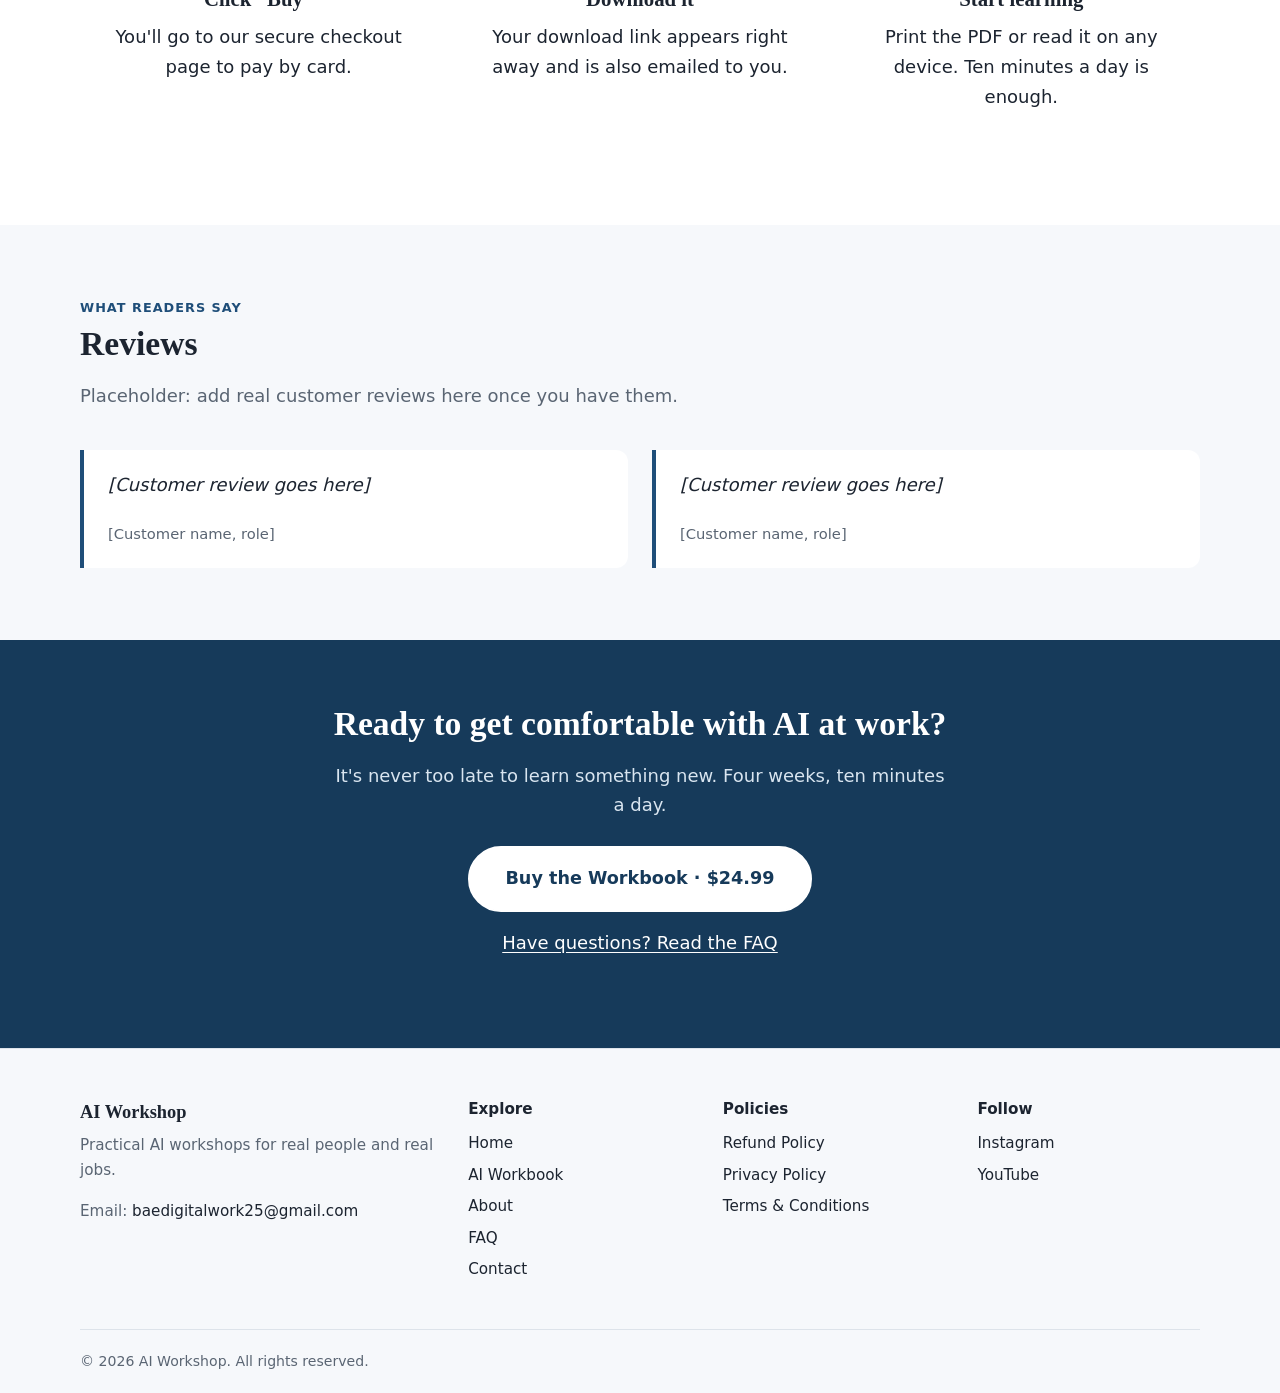
<file: workbook.html>
<!DOCTYPE html>
<html lang="en">
<head>
  <meta charset="utf-8">
  <meta name="viewport" content="width=device-width, initial-scale=1">
  <title>AI at Work: A Workbook for Older Adults | {name}</title>
  <meta name="description" content="Four weeks, ten minutes a day. A hands-on workbook that helps older adults use an AI assistant confidently on real work tasks.">
  <link rel="icon" type="image/png" href="assets/img/favicon.png">
  <link rel="apple-touch-icon" href="assets/img/apple-touch-icon.png">
  <link rel="stylesheet" href="assets/styles.css">
</head>
<body>
  <header id="site-header"></header>

  <main>
    <!-- PRODUCT HERO -->
    <section class="hero">
      <div class="container hero-grid">
        <div>
          <p class="eyebrow">Digital workbook &middot; For workers 50+</p>
          <h1>AI at Work</h1>
          <p class="subtitle">A Hands-On Workbook for Older Adults</p>
          <p class="lead">Four weeks, ten minutes a day. Get confident using an AI assistant on real work tasks, with 24 copy-and-paste prompts and three worked examples.</p>
          <div class="price-box">
            <p class="muted small" style="margin-bottom:.2rem">One-time purchase</p>
            <p class="price" data-price="workbook-older-adults">$24.99</p>
            <p class="muted small">16-page PDF &middot; instant download &middot; print it or use it on screen</p>
            <a class="btn btn-primary btn-lg" data-buy="workbook-older-adults" href="#">Buy the Workbook</a>
            <p class="muted small" style="margin:1rem 0 0">Secure checkout. Your download link appears right after purchase and is emailed to you. All sales are final; see our <a href="refund.html">Refund Policy</a>.</p>
          </div>
        </div>
        <img class="book-cover" src="assets/img/workbook-cover.jpg" width="900" height="1200"
             alt="Cover of the workbook: AI at Work, A Hands-On Workbook for Older Adults">
      </div>
    </section>

    <!-- QUICK FACTS -->
    <section class="stats-band">
      <div class="container stats">
        <div><strong>4</strong><span>weeks</span></div>
        <div><strong>10</strong><span>minutes a day</span></div>
        <div><strong>24</strong><span>copy-and-paste prompts</span></div>
        <div><strong>3</strong><span>worked examples</span></div>
      </div>
    </section>

    <!-- WHAT YOU'LL LEARN -->
    <section class="section">
      <div class="container split">
        <div>
          <p class="eyebrow">What you'll be able to do</p>
          <h2>Real skills for the work you already do</h2>
          <p>An AI assistant supplies speed. You supply the judgment that comes from years of experience. This workbook shows you how to put the two together.</p>
          <ul class="checklist">
            <li>Set up a free AI assistant safely, and avoid fake look-alike apps</li>
            <li>Write clear requests using a simple three-part method: context, task, format</li>
            <li>Summarize long emails, threads and reports in seconds</li>
            <li>Turn rough notes into clean memos, agendas and instructions</li>
            <li>Get step-by-step help with software and spreadsheet formulas</li>
            <li>Turn what you know into checklists and training for others</li>
            <li>Refresh your resume summary and practice for interviews and reviews</li>
            <li>Catch AI mistakes before they reach anyone else</li>
            <li>Protect private information and spot AI-powered scams</li>
          </ul>
        </div>
        <img class="photo" src="assets/img/workbook-inside.jpg" width="1200" height="1200"
             alt="A look inside the workbook: pages showing the three-part request, prompts and the four-week plan">
      </div>
    </section>

    <!-- INSIDE THE WORKBOOK -->
    <section class="section section-alt">
      <div class="container">
        <div class="section-head">
          <p class="eyebrow">Inside the workbook</p>
          <h2>Short sections, with practice built in</h2>
          <p class="lead">No technical background needed. If you can write an email, you can do everything in this workbook.</p>
        </div>
        <ol class="chapters">
          <li><strong>Start here</strong>What an AI assistant is, what it can and can't do, and why your experience matters.</li>
          <li><strong>Your first 15 minutes</strong>Pick an assistant, sign up safely and send your first request.</li>
          <li><strong>The three-part request</strong>The simple formula that turns vague answers into useful ones.</li>
          <li><strong>Three worked examples</strong>Full back-and-forth conversations, including how to catch a made-up detail.</li>
          <li><strong>The task library</strong>24 ready-to-use prompts for email, meetings, software, numbers and your career.</li>
          <li><strong>Check its work</strong>Six quick checks to run before you use any answer.</li>
          <li><strong>What not to paste in</strong>Keeping private and company information safe, plus how to spot AI scams.</li>
          <li><strong>Making it your own</strong>Teach it your writing style and feed it what only you know.</li>
          <li><strong>Four-week plan</strong>Ten minutes a day, five days a week, with a results tracker.</li>
          <li><strong>When it goes wrong &amp; glossary</strong>Quick fixes for common problems and plain-English definitions.</li>
        </ol>
      </div>
    </section>

    <!-- HOW IT WORKS -->
    <section class="section">
      <div class="container">
        <div class="section-head center">
          <p class="eyebrow">How it works</p>
          <h2>Get your workbook in three easy steps</h2>
        </div>
        <div class="steps">
          <div><h3>Click &ldquo;Buy&rdquo;</h3><p>You'll go to our secure checkout page to pay by card.</p></div>
          <div><h3>Download it</h3><p>Your download link appears right away and is also emailed to you.</p></div>
          <div><h3>Start learning</h3><p>Print the PDF or read it on any device. Ten minutes a day is enough.</p></div>
        </div>
      </div>
    </section>

    <!-- TESTIMONIAL PLACEHOLDERS -->
    <section class="section section-alt">
      <div class="container">
        <div class="section-head">
          <p class="eyebrow">What readers say</p>
          <h2>Reviews</h2>
          <p class="muted">Placeholder: add real customer reviews here once you have them.</p>
        </div>
        <div class="grid grid-2">
          <div class="quote"><p>[Customer review goes here]</p><cite>[Customer name, role]</cite></div>
          <div class="quote"><p>[Customer review goes here]</p><cite>[Customer name, role]</cite></div>
        </div>
      </div>
    </section>

    <!-- CTA -->
    <section class="cta-band">
      <div class="container">
        <h2>Ready to get comfortable with AI at work?</h2>
        <p>It's never too late to learn something new. Four weeks, ten minutes a day.</p>
        <a class="btn btn-light btn-lg" data-buy="workbook-older-adults" href="#">Buy the Workbook &middot; <span data-price="workbook-older-adults">$24.99</span></a>
        <p style="margin-top:1rem"><a href="faq.html" style="color:#fff">Have questions? Read the FAQ</a></p>
      </div>
    </section>
  </main>

  <footer id="site-footer"></footer>
  <script src="assets/config.js"></script>
  <script src="assets/site.js"></script>
</body>
</html>
</file>
<file: assets/styles.css>
/* =====================================================================
   COLORS & FONTS — change these few lines to restyle the whole site.
   ===================================================================== */
:root {
  --brand: #1f4e79;        /* main color: buttons, links, headings accents */
  --brand-dark: #163a5a;   /* hover / dark sections */
  --brand-soft: #e8f0f7;   /* light tinted backgrounds */
  --bg: #ffffff;
  --bg-alt: #f6f8fb;
  --text: #1c2430;
  --muted: #5a6573;
  --line: #dde3ea;
  --radius: 12px;
  --font: system-ui, -apple-system, "Segoe UI", Roboto, "Helvetica Neue", Arial, sans-serif;
  --font-head: Georgia, "Times New Roman", serif;
}

/* ---------- Base (large, readable text for all ages) ---------- */
*, *::before, *::after { box-sizing: border-box; }
html { scroll-behavior: smooth; }
body {
  margin: 0;
  font-family: var(--font);
  font-size: 18px;
  line-height: 1.65;
  color: var(--text);
  background: var(--bg);
}
img { max-width: 100%; display: block; }
a { color: var(--brand); text-underline-offset: 3px; }
a:hover { color: var(--brand-dark); }
h1, h2, h3 { font-family: var(--font-head); line-height: 1.2; color: var(--text); margin: 0 0 .5em; font-weight: 600; }
h1 { font-size: clamp(2rem, 4.5vw, 3rem); }
h2 { font-size: clamp(1.6rem, 3vw, 2.1rem); }
h3 { font-size: 1.3rem; }
p { margin: 0 0 1em; }
:focus-visible { outline: 3px solid var(--brand); outline-offset: 3px; border-radius: 4px; }

.container { width: min(1120px, 100% - 2.5rem); margin-inline: auto; }
.narrow { width: min(780px, 100% - 2.5rem); margin-inline: auto; }
.section { padding: 4.5rem 0; }
.section-alt { background: var(--bg-alt); }
.section-head { max-width: 680px; margin-bottom: 2.5rem; }
.center { text-align: center; margin-inline: auto; }
.eyebrow { text-transform: uppercase; letter-spacing: .08em; font-size: .8rem; font-weight: 700; color: var(--brand); margin-bottom: .4em; }
.muted { color: var(--muted); }
.lead { font-size: 1.2rem; color: var(--muted); }

/* ---------- Buttons ---------- */
.btn {
  display: inline-block; padding: .8em 1.5em; border-radius: 999px;
  font-weight: 600; text-decoration: none; border: 2px solid var(--brand);
  transition: background .15s, color .15s; cursor: pointer; font-size: 1rem;
}
.btn-primary { background: var(--brand); color: #fff; }
.btn-primary:hover { background: var(--brand-dark); border-color: var(--brand-dark); color: #fff; }
.btn-ghost { background: transparent; color: var(--brand); }
.btn-ghost:hover { background: var(--brand-soft); }
.btn-lg { font-size: 1.1rem; padding: .95em 2em; }
.btn-light { background: #fff; color: var(--brand-dark); border-color: #fff; }
.btn-light:hover { background: var(--brand-soft); color: var(--brand-dark); }

/* ---------- Header ---------- */
#site-header { background: #fff; border-bottom: 1px solid var(--line); position: sticky; top: 0; z-index: 10; }
.nav-wrap { display: flex; align-items: center; justify-content: space-between; min-height: 72px; gap: 1rem; }
.brand { display: flex; align-items: center; gap: .7rem; text-decoration: none; color: var(--text); font-weight: 700; }
.logo-img { height: 34px; width: auto; }
.logo-mark {
  display: grid; place-items: center; width: 44px; height: 44px; border-radius: 10px;
  border: 2px dashed var(--brand); color: var(--brand); font-size: .62rem; letter-spacing: .05em;
}
.brand-name { font-family: var(--font-head); font-size: 1.25rem; }
.main-nav { display: flex; gap: 1.6rem; }
.main-nav a { text-decoration: none; color: var(--text); font-weight: 500; padding: .3em 0; border-bottom: 2px solid transparent; }
.main-nav a:hover, .main-nav a[aria-current="page"] { color: var(--brand); border-bottom-color: var(--brand); }
.nav-toggle { display: none; background: none; border: 2px solid var(--line); border-radius: 8px; padding: .4em .9em; font: inherit; font-weight: 600; color: var(--text); cursor: pointer; }

@media (max-width: 820px) {
  .nav-toggle { display: block; }
  .main-nav { display: none; position: absolute; left: 0; right: 0; top: 72px; background: #fff; flex-direction: column; gap: 0; border-bottom: 1px solid var(--line); padding: .5rem 1.25rem 1rem; }
  .main-nav.open { display: flex; }
  .main-nav a { padding: .8em 0; border-bottom: 1px solid var(--line); }
}

/* ---------- Image placeholders (swap for real <img> tags later) ---------- */
.ph {
  background: linear-gradient(135deg, var(--brand-soft), #d5e3ef);
  border-radius: var(--radius);
  display: grid; place-items: center; text-align: center;
  color: var(--brand-dark); font-size: .9rem; font-weight: 600; padding: 1rem;
  position: relative; overflow: hidden;
}
.ph::before {
  content: ""; width: 44px; height: 36px; margin: 0 auto .5rem; display: block; opacity: .55;
  background: no-repeat center/contain url("data:image/svg+xml,%3Csvg xmlns='http://www.w3.org/2000/svg' viewBox='0 0 24 20' fill='none' stroke='%23163a5a' stroke-width='1.6'%3E%3Crect x='1' y='1' width='22' height='18' rx='2'/%3E%3Ccircle cx='8' cy='7' r='2'/%3E%3Cpath d='M1 16l6-6 4 4 4-3 8 6'/%3E%3C/svg%3E");
}
.ph span { display: block; max-width: 26ch; margin-inline: auto; }
.ph-hero { aspect-ratio: 4 / 3; }
.ph-card { aspect-ratio: 16 / 10; border-radius: var(--radius) var(--radius) 0 0; }
.ph-wide { aspect-ratio: 16 / 9; }
.ph-square { aspect-ratio: 1; }
.ph-book { aspect-ratio: 3 / 4; max-width: 380px; margin-inline: auto; box-shadow: 0 18px 40px rgba(22,58,90,.18); }

/* ---------- Real photos ---------- */
.photo { width: 100%; height: auto; border-radius: var(--radius); object-fit: cover; box-shadow: 0 14px 34px rgba(22,58,90,.14); }
.photo-hero { aspect-ratio: 4 / 3; }
.book-cover { width: 100%; max-width: 380px; height: auto; margin-inline: auto; border: 1px solid var(--line); box-shadow: 0 22px 48px rgba(22,58,90,.22); }
.card-img { width: 100%; aspect-ratio: 16 / 10; object-fit: cover; border-radius: var(--radius) var(--radius) 0 0; }
.subtitle { font-family: var(--font-head); font-size: 1.35rem; color: var(--muted); margin-top: -.3em; }

/* ---------- Quick-facts band ---------- */
.stats-band { background: var(--brand-dark); color: #fff; padding: 2rem 0; }
.stats { display: grid; grid-template-columns: repeat(4, 1fr); gap: 1rem; text-align: center; }
.stats strong { display: block; font-family: var(--font-head); font-size: 2.4rem; line-height: 1.1; }
.stats span { color: #d9e5f0; font-size: .98rem; }
@media (max-width: 700px) { .stats { grid-template-columns: repeat(2, 1fr); row-gap: 1.5rem; } }

/* ---------- Hero ---------- */
.hero { padding: 4.5rem 0; background: linear-gradient(180deg, var(--brand-soft), #fff); }
.hero-grid { display: grid; grid-template-columns: 1.1fr 1fr; gap: 3rem; align-items: center; }
.hero .actions { display: flex; flex-wrap: wrap; gap: .8rem; margin-top: 1.5rem; }
.page-hero { padding: 3.5rem 0 2.5rem; background: var(--brand-soft); }
.page-hero p { max-width: 640px; }

/* ---------- Grids & cards ---------- */
.grid { display: grid; gap: 1.5rem; }
.grid-3 { grid-template-columns: repeat(3, 1fr); }
.grid-2 { grid-template-columns: repeat(2, 1fr); }
.card { background: #fff; border: 1px solid var(--line); border-radius: var(--radius); overflow: hidden; display: flex; flex-direction: column; }
.card-body { padding: 1.5rem; display: flex; flex-direction: column; flex: 1; }
.card-body p:last-of-type { margin-bottom: 1rem; }
.card-actions { margin-top: auto; display: flex; flex-wrap: wrap; gap: .6rem; align-items: center; }
.meta { font-size: .92rem; color: var(--muted); }
.badge { display: inline-block; padding: .45em 1em; border-radius: 999px; font-size: .85rem; font-weight: 700; }
.badge-soon { background: var(--bg-alt); color: var(--muted); border: 1px solid var(--line); }

.feature { padding: 1.75rem; border-radius: var(--radius); background: #fff; border: 1px solid var(--line); }
.feature .icon {
  width: 48px; height: 48px; border-radius: 12px; background: var(--brand-soft); color: var(--brand);
  display: grid; place-items: center; font-weight: 700; font-size: 1.2rem; margin-bottom: 1rem;
}
.split { display: grid; grid-template-columns: 1fr 1fr; gap: 3rem; align-items: center; }

.checklist { list-style: none; padding: 0; margin: 0 0 1.5rem; }
.checklist li { padding-left: 2rem; position: relative; margin-bottom: .7rem; }
.checklist li::before {
  content: "\2713"; position: absolute; left: 0; top: .05em; width: 1.4rem; height: 1.4rem; border-radius: 50%;
  background: var(--brand); color: #fff; font-size: .8rem; display: grid; place-items: center; font-weight: 700;
}

/* ---------- Call-to-action band ---------- */
.cta-band { background: var(--brand-dark); color: #fff; padding: 4rem 0; text-align: center; }
.cta-band h2 { color: #fff; }
.cta-band p { color: #d9e5f0; max-width: 620px; margin: 0 auto 1.6rem; }

/* ---------- Workbook page ---------- */
.price-box { background: #fff; border: 1px solid var(--line); border-radius: var(--radius); padding: 1.6rem; margin-top: 1.5rem; }
.price { font-size: 2.2rem; font-weight: 700; font-family: var(--font-head); color: var(--text); margin: 0; }
.small { font-size: .9rem; }
.chapters { counter-reset: ch; list-style: none; padding: 0; margin: 0; display: grid; gap: 1rem; grid-template-columns: repeat(2, 1fr); }
.chapters li { counter-increment: ch; background: #fff; border: 1px solid var(--line); border-radius: var(--radius); padding: 1.25rem 1.25rem 1.25rem 4.2rem; position: relative; }
.chapters li::before {
  content: counter(ch); position: absolute; left: 1.2rem; top: 1.2rem; width: 2.2rem; height: 2.2rem; border-radius: 50%;
  background: var(--brand-soft); color: var(--brand); font-weight: 700; display: grid; place-items: center;
}
.chapters strong { display: block; }
.steps { display: grid; grid-template-columns: repeat(3, 1fr); gap: 1.5rem; counter-reset: st; }
.steps > div { counter-increment: st; text-align: center; padding: 1.5rem; }
.steps > div::before {
  content: counter(st); display: grid; place-items: center; width: 3rem; height: 3rem; margin: 0 auto 1rem;
  border-radius: 50%; background: var(--brand); color: #fff; font-weight: 700; font-size: 1.2rem;
}
.quote { background: #fff; border-left: 4px solid var(--brand); padding: 1.25rem 1.5rem; border-radius: 0 var(--radius) var(--radius) 0; }
.quote p { font-style: italic; }
.quote cite { font-style: normal; color: var(--muted); font-size: .92rem; }

/* ---------- FAQ ---------- */
.faq details { border: 1px solid var(--line); border-radius: var(--radius); margin-bottom: .8rem; background: #fff; }
.faq summary { cursor: pointer; padding: 1.1rem 1.4rem; font-weight: 600; list-style: none; display: flex; justify-content: space-between; gap: 1rem; }
.faq summary::-webkit-details-marker { display: none; }
.faq summary::after { content: "+"; font-size: 1.4rem; line-height: 1; color: var(--brand); }
.faq details[open] summary::after { content: "\2212"; }
.faq details > div { padding: 0 1.4rem 1.2rem; }
.faq h2 { margin-top: 2.5rem; font-size: 1.4rem; }

/* ---------- Contact ---------- */
.contact-grid { display: grid; grid-template-columns: 1fr 1.3fr; gap: 3rem; }
.contact-card { background: var(--brand-soft); border-radius: var(--radius); padding: 1.75rem; }
form label { display: block; font-weight: 600; margin-bottom: .3rem; }
form input, form textarea {
  width: 100%; padding: .8em 1em; border: 1px solid #c3ccd6; border-radius: 8px; font: inherit; margin-bottom: 1.1rem; background: #fff;
}
form textarea { min-height: 150px; resize: vertical; }

/* ---------- Legal pages ---------- */
.legal { padding: 3rem 0 4.5rem; }
.legal h2 { font-size: 1.35rem; margin-top: 2.2rem; }
.legal ul { padding-left: 1.3rem; }
.legal li { margin-bottom: .4rem; }
.note { background: #fff8e6; border: 1px solid #f0dfae; border-radius: 8px; padding: .9rem 1.1rem; font-size: .95rem; }

/* ---------- Footer ---------- */
#site-footer { background: var(--bg-alt); border-top: 1px solid var(--line); padding-top: 3rem; font-size: .95rem; }
.footer-grid { display: grid; grid-template-columns: 1.6fr 1fr 1fr 1fr; gap: 2rem; }
.footer-brand { font-family: var(--font-head); font-weight: 700; font-size: 1.15rem; margin-bottom: .4rem; }
.footer-head { font-weight: 700; margin-bottom: .6rem; }
#site-footer ul { list-style: none; padding: 0; margin: 0; }
#site-footer li { margin-bottom: .4rem; }
#site-footer a { color: var(--text); text-decoration: none; }
#site-footer a:hover { color: var(--brand); text-decoration: underline; }
.footer-bottom { border-top: 1px solid var(--line); margin-top: 2.5rem; padding: 1.25rem 0; font-size: .88rem; }

/* ---------- Notice popup ---------- */
#notice {
  position: fixed; left: 50%; bottom: 1.5rem; transform: translate(-50%, 150%);
  background: var(--text); color: #fff; padding: 1rem 1.4rem; border-radius: 10px; max-width: min(560px, 92vw);
  box-shadow: 0 10px 30px rgba(0,0,0,.2); transition: transform .25s; z-index: 50; font-size: .98rem;
}
#notice.show { transform: translate(-50%, 0); }

/* ---------- Mobile ---------- */
@media (max-width: 900px) {
  .hero-grid, .split, .contact-grid { grid-template-columns: 1fr; gap: 2rem; }
  .grid-3, .steps { grid-template-columns: 1fr; }
  .grid-2, .chapters { grid-template-columns: 1fr; }
  .footer-grid { grid-template-columns: 1fr 1fr; }
  .section { padding: 3.25rem 0; }
}
</file>
